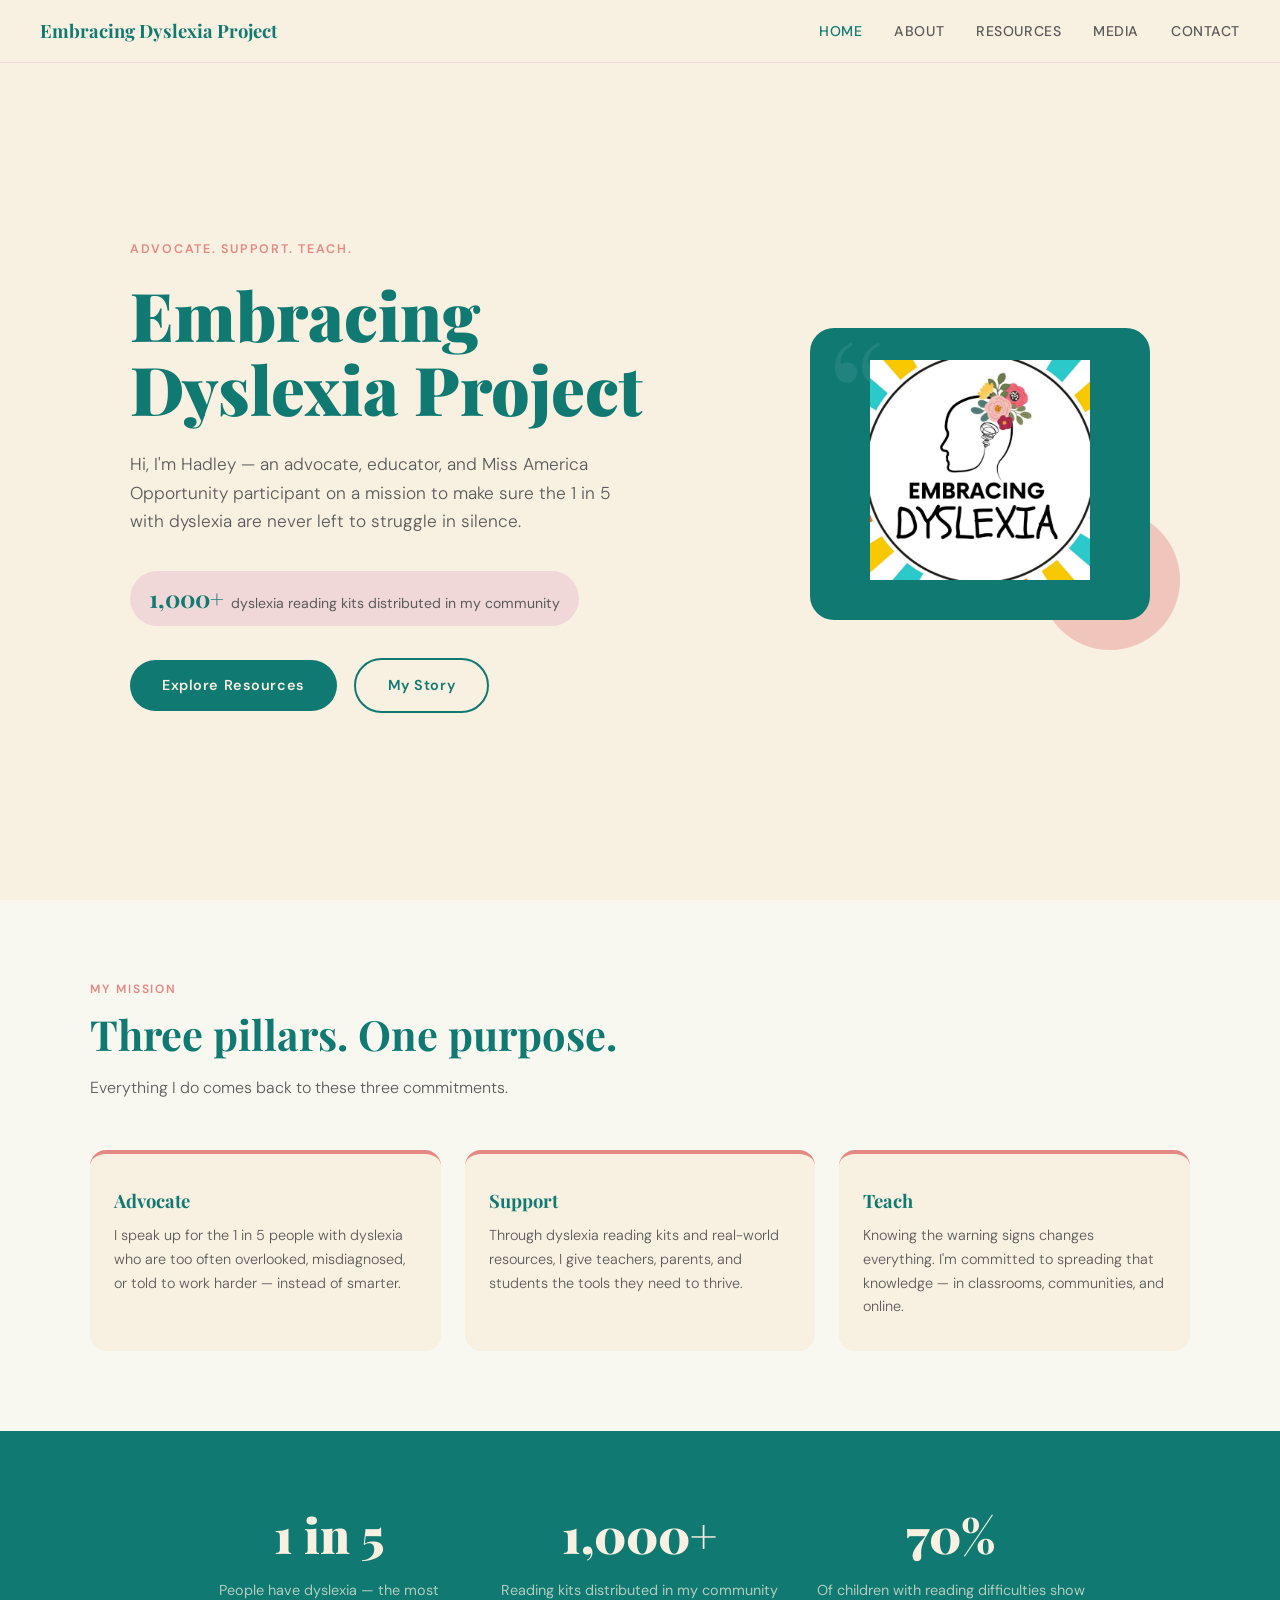
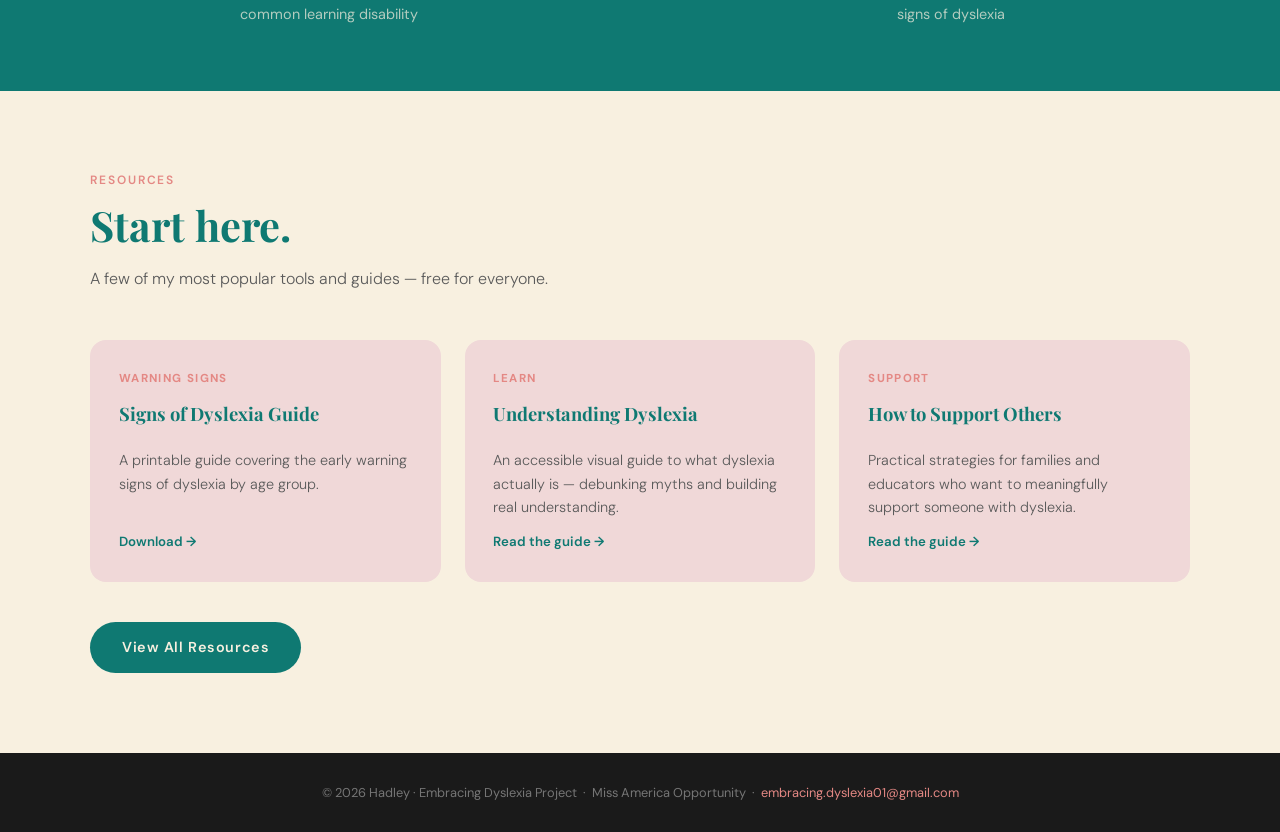
<file: index.html>
<!DOCTYPE html>
<html lang="en">
<head>
  <meta charset="UTF-8" />
  <meta name="viewport" content="width=device-width, initial-scale=1.0" />
  <title>Embracing Dyslexia Project — Hadley</title>
  <link rel="stylesheet" href="css/style.css" />
  <style>
    /* ─── HOME HERO ─── */
    #hero {
      min-height: 100vh;
      display: flex; align-items: center;
      padding: 7rem 2.5rem 4rem;
      max-width: 1100px;
      margin: 0 auto;
      gap: 4rem;
    }
    .hero-text { flex: 1; }
    .eyebrow {
      display: inline-block;
      font-size: 0.78rem;
      font-weight: 600;
      letter-spacing: 0.14em;
      text-transform: uppercase;
      color: var(--rose);
      margin-bottom: 1.2rem;
    }
    .hero-sub {
      font-size: 1.08rem;
      color: var(--muted);
      max-width: 500px;
      margin-bottom: 2.2rem;
      font-weight: 300;
    }
    .hero-stat {
      display: inline-flex; align-items: baseline; gap: 0.4rem;
      background: var(--blush);
      border-radius: 100px;
      padding: 0.5rem 1.2rem;
      margin-bottom: 2rem;
    }
    .hero-stat strong {
      font-family: 'Playfair Display', serif;
      font-size: 1.5rem;
      color: var(--teal);
      font-weight: 700;
    }
    .hero-stat span { font-size: 0.88rem; color: var(--muted); }
    .hero-quote { flex: 0 0 340px; position: relative; }
    .quote-card {
      background: var(--teal);
      color: var(--cream);
      border-radius: 24px;
      padding: 2rem 2rem 2.5rem;
      position: relative;
      overflow: hidden;
      display: flex;
      align-items: center;
      justify-content: center;
    }
    .quote-card::before {
      content: '\201C';
      font-family: 'Playfair Display', serif;
      font-size: 10rem;
      color: rgba(255,255,255,0.08);
      position: absolute;
      top: -1rem; left: 1rem;
      line-height: 1;
    }
    .hero-logo {
      max-width: 220px;
      width: 100%;
      height: auto;
      display: block;
      position: relative;
      z-index: 1;
    }
    .hero-quote::after {
      content: '';
      position: absolute;
      width: 140px; height: 140px;
      background: var(--rose);
      border-radius: 50%;
      bottom: -30px; right: -30px;
      z-index: -1;
      opacity: 0.4;
    }

    /* ─── HOME PREVIEW SECTIONS ─── */
    .pillar-row { display: grid; grid-template-columns: repeat(3,1fr); gap: 1.5rem; }
    .pillar-card {
      background: var(--cream);
      border-radius: 16px;
      padding: 2rem 1.5rem;
      border-top: 4px solid var(--rose);
    }
    .pillar-icon { font-size: 1.8rem; margin-bottom: 0.4rem; }
    .pillar-icon:empty { display: none; margin-bottom: 0; }
    .pillar-card p { font-size: 0.9rem; color: var(--muted); font-weight: 300; }

    .preview-grid { display: grid; grid-template-columns: repeat(auto-fill, minmax(260px,1fr)); gap: 1.5rem; }
    .preview-card {
      background: var(--blush);
      border-radius: 16px;
      padding: 1.8rem;
      display: flex; flex-direction: column; gap: 0.7rem;
    }
    .preview-card .tag {
      font-size: 0.72rem; font-weight: 700;
      letter-spacing: 0.12em; text-transform: uppercase;
      color: var(--rose);
    }
    .preview-card p { font-size: 0.9rem; color: var(--muted); font-weight: 300; flex: 1; }
    .preview-card a { font-size: 0.83rem; font-weight: 600; color: var(--teal); text-decoration: none; }
    .preview-card a:hover { text-decoration: underline; }

    @media (max-width: 800px) {
      #hero { flex-direction: column; gap: 2.5rem; padding-top: 6rem; }
      .hero-quote { flex: none; width: 100%; }
      .pillar-row { grid-template-columns: 1fr; }
    }
  </style>
</head>
<body>

  <nav>
    <a class="nav-logo" href="index.html">Embracing Dyslexia Project</a>
    <ul class="nav-links">
      <li><a href="index.html" class="active">Home</a></li>
      <li><a href="pages/about.html">About</a></li>
      <li><a href="pages/resources.html">Resources</a></li>
      <li><a href="pages/media.html">Media</a></li>
      <li><a href="pages/contact.html">Contact</a></li>
    </ul>
  </nav>

  <!-- HERO -->
  <div id="hero">
    <div class="hero-text">
      <span class="eyebrow">Advocate. Support. Teach.</span>
      <h1>Embracing Dyslexia Project <em> </em></h1>
      <p class="hero-sub">Hi, I'm Hadley — an advocate, educator, and Miss America Opportunity participant on a mission to make sure the 1 in 5 with dyslexia are never left to struggle in silence.</p>
      <div class="hero-stat">
        <strong>1,000+</strong>
        <span>dyslexia reading kits distributed in my community</span>
      </div>
      <br/>
      <a class="btn" href="pages/resources.html">Explore Resources</a>
      <a class="btn btn-ghost" href="pages/about.html">My Story</a>
    </div>
    <div class="hero-quote">
      <div class="quote-card">
        <img class="hero-logo" src="images/embracing dyslexia icon logo.png" alt="Embracing Dyslexia Project logo" />
      </div>
    </div>
  </div>

  <!-- PILLARS -->
  <section style="background: var(--ivory);">
    <div class="container">
      <span class="section-label">My Mission</span>
      <h2>Three pillars. One purpose.</h2>
      <p class="section-intro">Everything I do comes back to these three commitments.</p>
      <div class="pillar-row">
        <div class="pillar-card">
          <div class="pillar-icon"></div>
          <h3>Advocate</h3>
          <p>I speak up for the 1 in 5 people with dyslexia who are too often overlooked, misdiagnosed, or told to work harder — instead of smarter.</p>
        </div>
        <div class="pillar-card">
          <div class="pillar-icon"></div>
          <h3>Support</h3>
          <p>Through dyslexia reading kits and real-world resources, I give teachers, parents, and students the tools they need to thrive.</p>
        </div>
        <div class="pillar-card">
          <div class="pillar-icon"></div>
          <h3>Teach</h3>
          <p>Knowing the warning signs changes everything. I'm committed to spreading that knowledge — in classrooms, communities, and online.</p>
        </div>
      </div>
    </div>
  </section>

  <!-- STATS -->
  <div class="stats-banner">
    <div class="stats-grid">
      <div>
        <span class="stat-num">1 in 5</span>
        <p class="stat-label">People have dyslexia — the most common learning disability</p>
      </div>
      <div>
        <span class="stat-num">1,000+</span>
        <p class="stat-label">Reading kits distributed in my community</p>
      </div>
      <div>
        <span class="stat-num">70%</span>
        <p class="stat-label">Of children with reading difficulties show signs of dyslexia</p>
      </div>
    </div>
  </div>

  <!-- RESOURCE PREVIEW -->
  <section>
    <div class="container">
      <span class="section-label">Resources</span>
      <h2>Start here.</h2>
      <p class="section-intro">A few of my most popular tools and guides — free for everyone.</p>
      <div class="preview-grid">
        <div class="preview-card">
          <span class="tag">Warning Signs</span>
          <h3>Signs of Dyslexia Guide</h3>
          <p>A printable guide covering the early warning signs of dyslexia by age group.</p>
          <a href="https://drive.google.com/file/d/1pKPkSdBBsDubqdAnACrVZSFYDV513KN3/view?usp=sharing" target="_blank">Download →</a>
        </div>
        <div class="preview-card">
          <span class="tag">Learn</span>
          <h3>Understanding Dyslexia</h3>
          <p>An accessible visual guide to what dyslexia actually is — debunking myths and building real understanding.</p>
          <a href="https://understanding-dyslexia.my.canva.site/" target="_blank">Read the guide →</a>
        </div>
        <div class="preview-card">
          <span class="tag">Support</span>
          <h3>How to Support Others</h3>
          <p>Practical strategies for families and educators who want to meaningfully support someone with dyslexia.</p>
          <a href="https://understanding-dyslexia.my.canva.site/how-to-support-others-with-dyslexia" target="_blank">Read the guide →</a>
        </div>
      </div>
      <div style="margin-top: 2.5rem;">
        <a class="btn" href="pages/resources.html">View All Resources</a>
      </div>
    </div>
  </section>

  <footer>
    <p>© 2026 Hadley · Embracing Dyslexia Project &nbsp;·&nbsp; Miss America Opportunity &nbsp;·&nbsp; <a href="mailto:embracing.dyslexia01@gmail.com">embracing.dyslexia01@gmail.com</a></p>
  </footer>

</body>
</html>
</file>
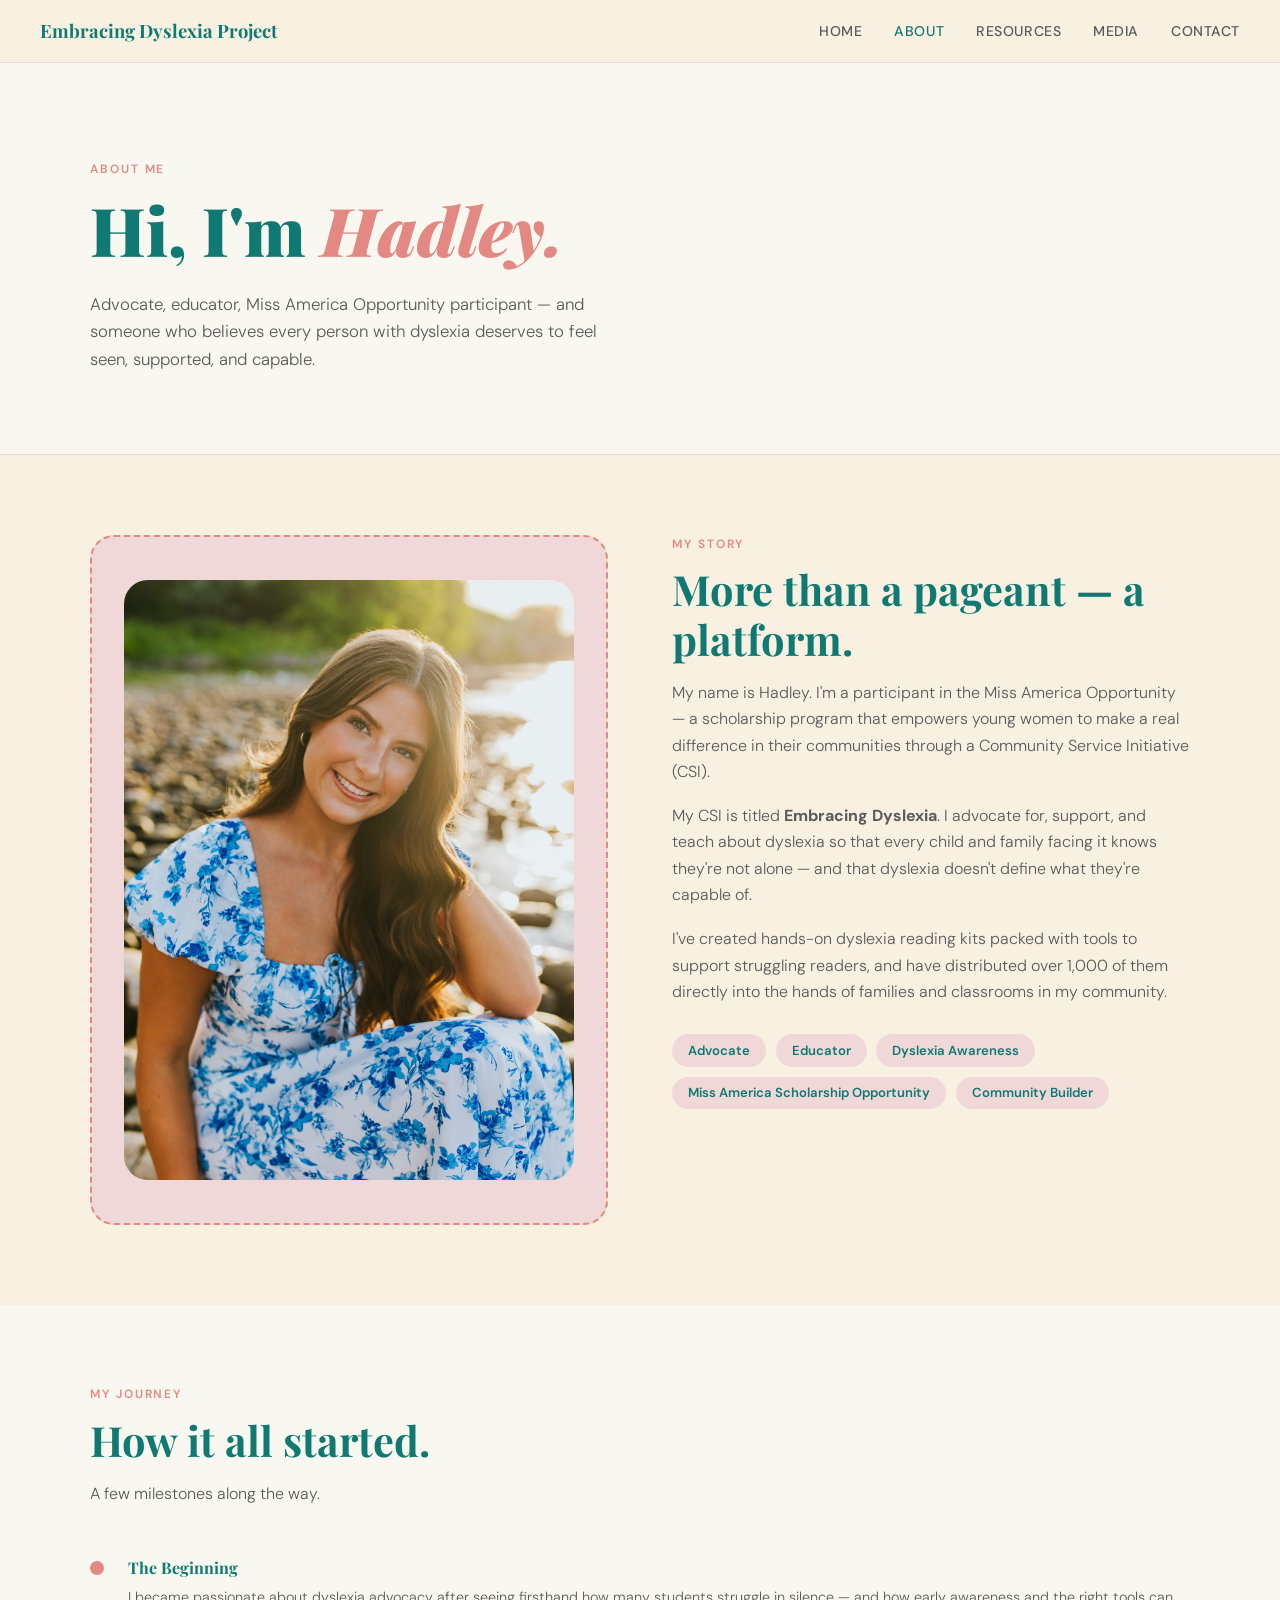
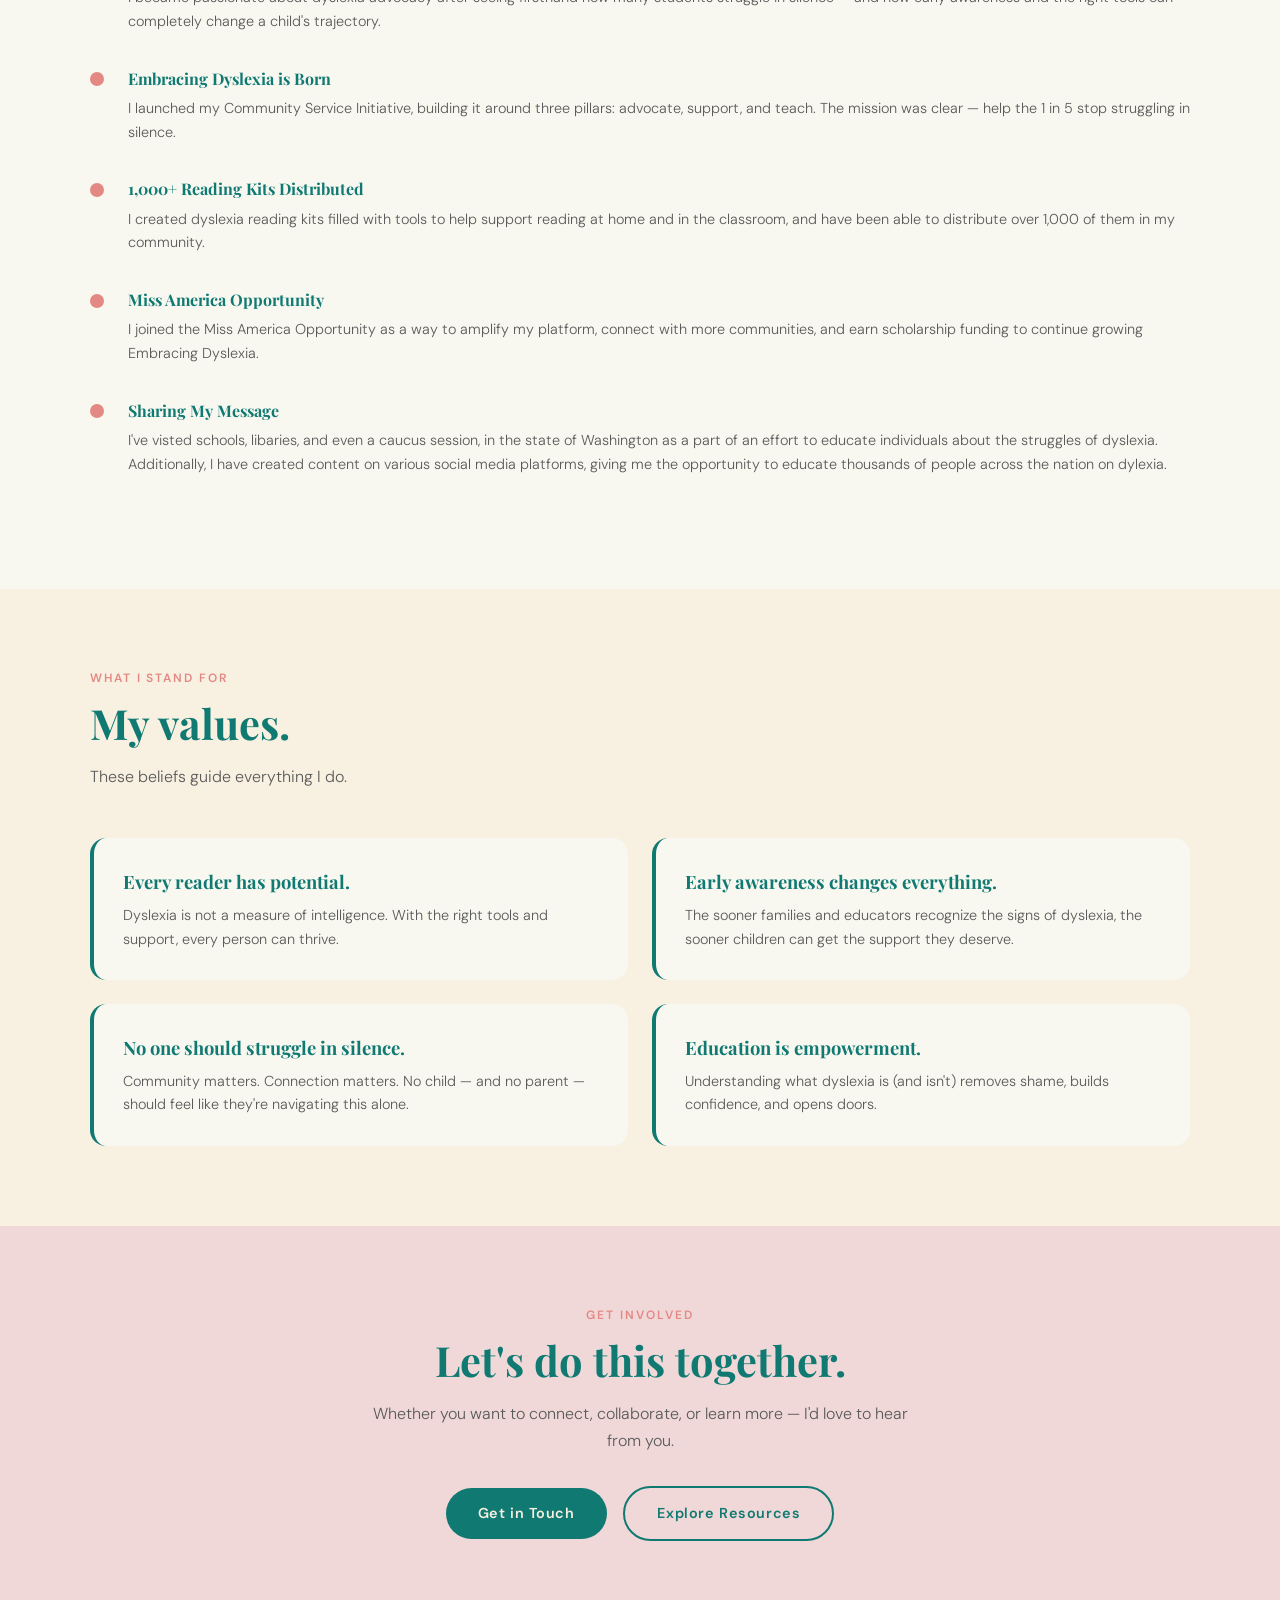
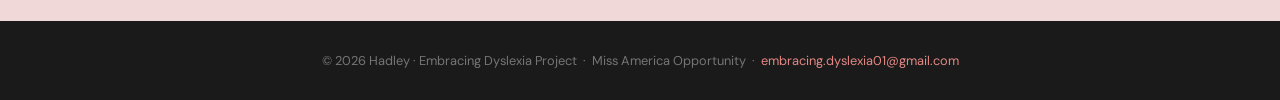
<file: pages/about.html>
<!DOCTYPE html>
<html lang="en">
<head>
  <meta charset="UTF-8" />
  <meta name="viewport" content="width=device-width, initial-scale=1.0" />
  <title>About — Embracing Dyslexia Project</title>
  <link rel="stylesheet" href="../css/style.css" />
  <style>
    .about-grid {
      display: grid;
      grid-template-columns: 1fr 1fr;
      gap: 4rem;
      align-items: start;
    }
    .about-body p {
      color: var(--muted);
      margin-bottom: 1.1rem;
      font-weight: 300;
    }
    .photo-placeholder {
      background: var(--blush);
      border-radius: 24px;
      aspect-ratio: 3/4;
      display: flex;
      align-items: center;
      justify-content: center;
      font-size: 0.88rem;
      color: var(--muted);
      text-align: center;
      padding: 2rem;
      border: 2px dashed var(--rose);
      font-style: italic;
    }
    .about-grid img {
      width: 100%;
      border-radius: 24px;
      object-fit: cover;
      aspect-ratio: 3 / 4;
      display: block;
    }
    .timeline { margin-top: 3rem; }
    .timeline-item {
      display: flex;
      gap: 1.5rem;
      margin-bottom: 2rem;
      align-items: flex-start;
    }
    .timeline-dot {
      width: 14px; height: 14px;
      background: var(--rose);
      border-radius: 50%;
      flex-shrink: 0;
      margin-top: 0.4rem;
    }
    .timeline-item h4 {
      font-family: 'Playfair Display', serif;
      font-size: 1rem;
      color: var(--teal);
      margin-bottom: 0.3rem;
    }
    .timeline-item p { font-size: 0.9rem; color: var(--muted); font-weight: 300; }

    .values-grid { display: grid; grid-template-columns: repeat(2,1fr); gap: 1.5rem; }
    .value-card {
      background: var(--ivory);
      border-radius: 16px;
      padding: 1.8rem;
      border-left: 4px solid var(--teal);
    }
    .value-card h3 { margin-bottom: 0.4rem; }
    .value-card p { font-size: 0.9rem; color: var(--muted); font-weight: 300; }

    @media (max-width: 800px) {
      .about-grid { grid-template-columns: 1fr; }
      .values-grid { grid-template-columns: 1fr; }
    }
  </style>
</head>
<body>

  <nav>
    <a class="nav-logo" href="../index.html">Embracing Dyslexia Project</a>
    <ul class="nav-links">
      <li><a href="../index.html">Home</a></li>
      <li><a href="about.html" class="active">About</a></li>
      <li><a href="resources.html">Resources</a></li>
      <li><a href="media.html">Media</a></li>
      <li><a href="contact.html">Contact</a></li>
    </ul>
  </nav>

  <div class="page-hero">
    <div class="container">
      <span class="section-label">About Me</span>
      <h1>Hi, I'm <em>Hadley.</em></h1>
      <p>Advocate, educator, Miss America Opportunity participant — and someone who believes every person with dyslexia deserves to feel seen, supported, and capable.</p>
    </div>
  </div>

  <!-- STORY -->
  <section>
    <div class="container">
      <div class="about-grid">
        <div class="photo-placeholder">
          <img src="../images/hads blue dress.JPG" alt="Hadley in blue dress">
        </div>
        <div class="about-body">
          <span class="section-label">My Story</span>
          <h2>More than a pageant — a platform.</h2>
          <p>My name is Hadley. I'm a participant in the Miss America Opportunity — a scholarship program that empowers young women to make a real difference in their communities through a Community Service Initiative (CSI).</p>
          <p>My CSI is titled <strong>Embracing Dyslexia</strong>. I advocate for, support, and teach about dyslexia so that every child and family facing it knows they're not alone — and that dyslexia doesn't define what they're capable of.</p>
          <p>I've created hands-on dyslexia reading kits packed with tools to support struggling readers, and have distributed over 1,000 of them directly into the hands of families and classrooms in my community.</p>
          <div class="pill-row">
            <span class="pill">Advocate</span>
            <span class="pill">Educator</span>
            <span class="pill">Dyslexia Awareness</span>
            <span class="pill">Miss America Scholarship Opportunity</span>
            <span class="pill">Community Builder</span>
          </div>
        </div>
      </div>
    </div>
  </section>

  <!-- JOURNEY -->
  <section style="background: var(--ivory);">
    <div class="container">
      <span class="section-label">My Journey</span>
      <h2>How it all started.</h2>
      <p class="section-intro">A few milestones along the way.</p>
      <div class="timeline">
        <div class="timeline-item">
          <div class="timeline-dot"></div>
          <div>
            <h4>The Beginning</h4>
            <p>I became passionate about dyslexia advocacy after seeing firsthand how many students struggle in silence — and how early awareness and the right tools can completely change a child's trajectory.</p>
          </div>
        </div>
        <div class="timeline-item">
          <div class="timeline-dot"></div>
          <div>
            <h4>Embracing Dyslexia is Born</h4>
            <p>I launched my Community Service Initiative, building it around three pillars: advocate, support, and teach. The mission was clear — help the 1 in 5 stop struggling in silence.</p>
          </div>
        </div>
        <div class="timeline-item">
          <div class="timeline-dot"></div>
          <div>
            <h4>1,000+ Reading Kits Distributed</h4>
            <p>I created dyslexia reading kits filled with tools to help support reading at home and in the classroom, and have been able to distribute over 1,000 of them in my community.</p>
          </div>
        </div>
        <div class="timeline-item">
          <div class="timeline-dot"></div>
          <div>
            <h4>Miss America Opportunity</h4>
            <p>I joined the Miss America Opportunity as a way to amplify my platform, connect with more communities, and earn scholarship funding to continue growing Embracing Dyslexia.</p>
          </div>
      </div>
        <div class="timeline-item">
          <div class="timeline-dot"></div>
          <div>
            <h4>Sharing My Message</h4>
            <p>I've visted schools, libaries, and even a caucus session, in the state of Washington as a part of an effort to educate individuals about the struggles of dyslexia. Additionally, I have created content on various social media platforms, giving me the opportunity to educate thousands of people across the nation on dylexia. </p>
          </div>      
      </div>
    </div>
  </section>

  <!-- VALUES -->
  <section>
    <div class="container">
      <span class="section-label">What I Stand For</span>
      <h2>My values.</h2>
      <p class="section-intro">These beliefs guide everything I do.</p>
      <div class="values-grid">
        <div class="value-card">
          <h3>Every reader has potential.</h3>
          <p>Dyslexia is not a measure of intelligence. With the right tools and support, every person can thrive.</p>
        </div>
        <div class="value-card">
          <h3>Early awareness changes everything.</h3>
          <p>The sooner families and educators recognize the signs of dyslexia, the sooner children can get the support they deserve.</p>
        </div>
        <div class="value-card">
          <h3>No one should struggle in silence.</h3>
          <p>Community matters. Connection matters. No child — and no parent — should feel like they're navigating this alone.</p>
        </div>
        <div class="value-card">
          <h3>Education is empowerment.</h3>
          <p>Understanding what dyslexia is (and isn't) removes shame, builds confidence, and opens doors.</p>
        </div>
      </div>
    </div>
  </section>

  <!-- CTA -->
  <section style="background: var(--blush); text-align: center;">
    <div class="container">
      <span class="section-label">Get Involved</span>
      <h2>Let's do this together.</h2>
      <p class="section-intro" style="margin: 0 auto 2rem;">Whether you want to connect, collaborate, or learn more — I'd love to hear from you.</p>
      <a class="btn" href="contact.html">Get in Touch</a>
      <a class="btn btn-ghost" href="resources.html">Explore Resources</a>
    </div>
  </section>

  <footer>
    <p>© 2026 Hadley · Embracing Dyslexia Project &nbsp;·&nbsp; Miss America Opportunity &nbsp;·&nbsp; <a href="mailto:embracing.dyslexia01@gmail.com">embracing.dyslexia01@gmail.com</a></p>
  </footer>

</body>
</html>
</file>
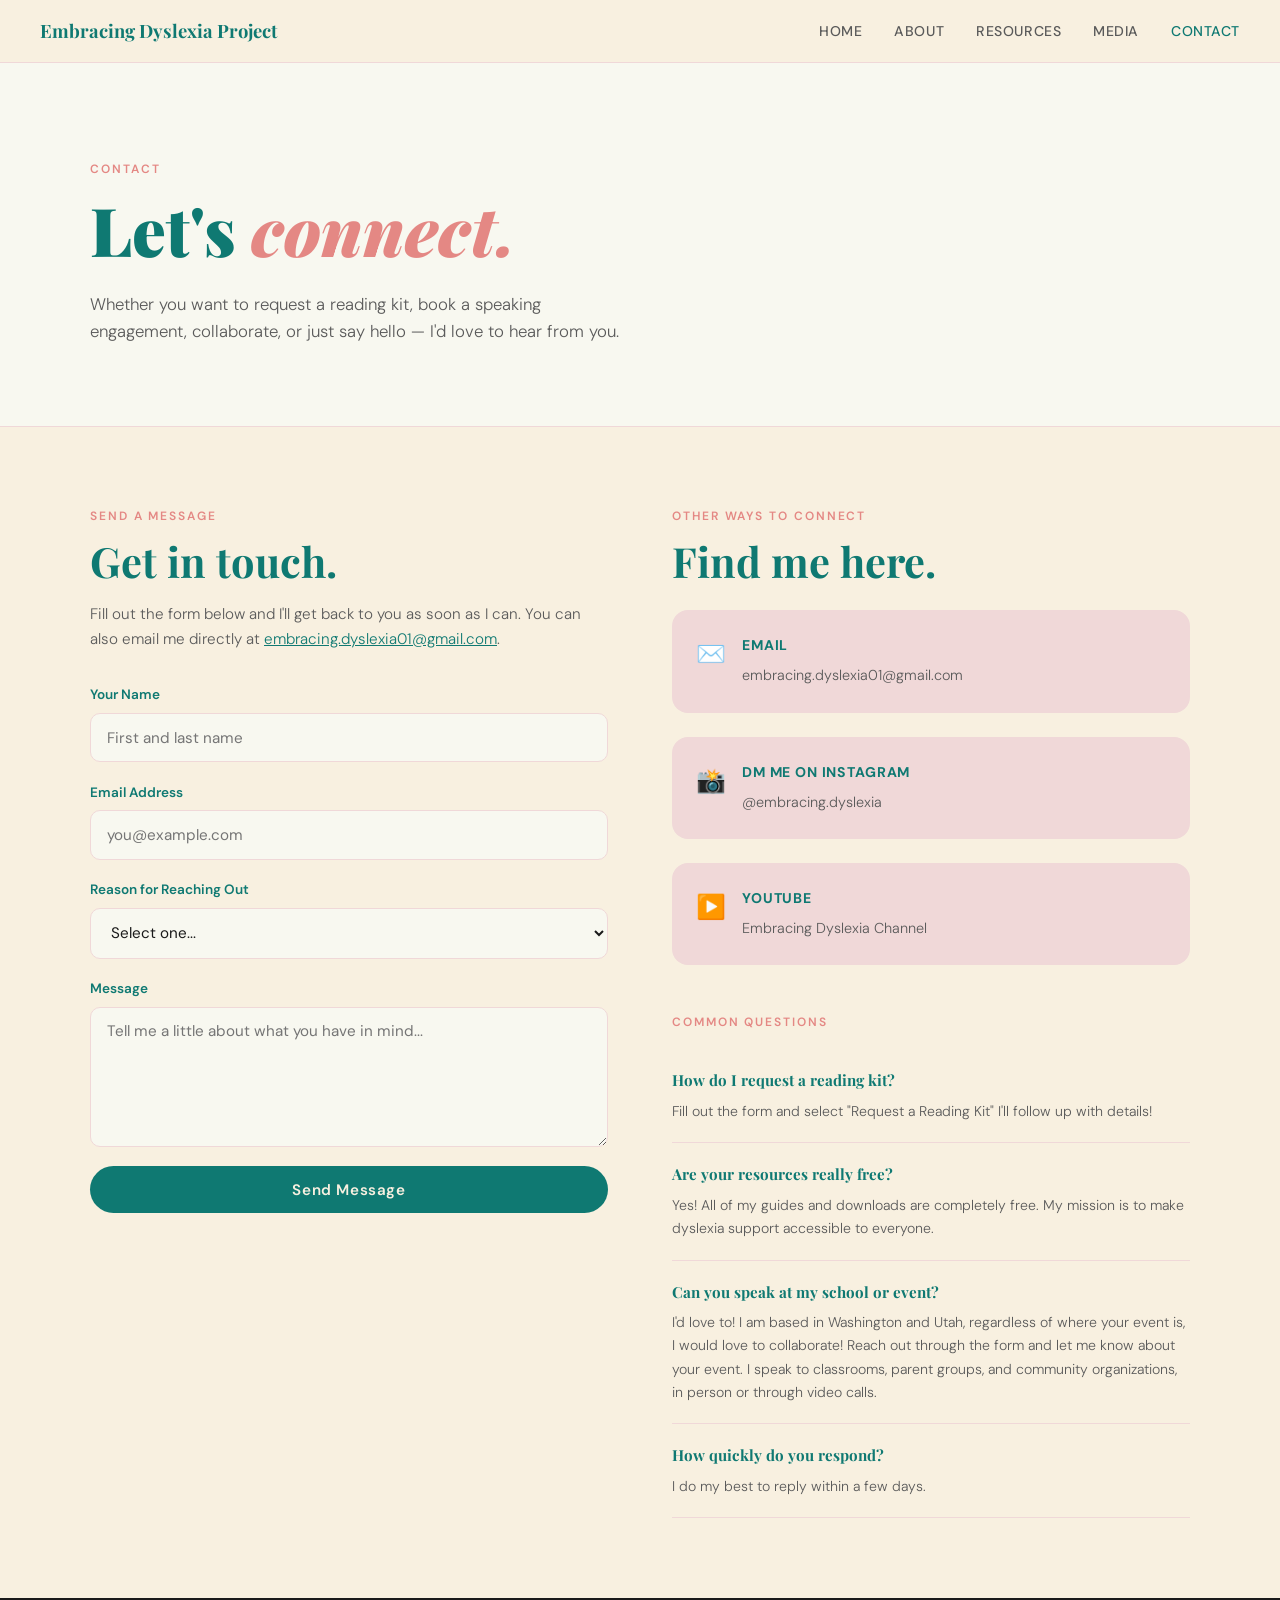
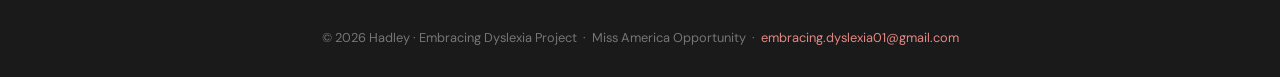
<file: pages/contact.html>
<!DOCTYPE html>
<html lang="en">
<head>
  <meta charset="UTF-8" />
  <meta name="viewport" content="width=device-width, initial-scale=1.0" />
  <title>Contact — Embracing Dyslexia Project</title>
  <link rel="stylesheet" href="../css/style.css" />
  <style>
    .contact-grid {
      display: grid;
      grid-template-columns: 1fr 1fr;
      gap: 4rem;
      align-items: start;
    }
    .contact-form { display: flex; flex-direction: column; gap: 1.2rem; }
    .form-group { display: flex; flex-direction: column; gap: 0.4rem; }
    label { font-size: 0.85rem; font-weight: 600; color: var(--teal); }
    input, textarea, select {
      padding: 0.85rem 1rem;
      border: 1.5px solid var(--blush);
      border-radius: 10px;
      background: var(--ivory);
      font-family: 'DM Sans', sans-serif;
      font-size: 0.95rem;
      color: var(--ink);
      transition: border-color 0.2s;
      outline: none;
    }
    input:focus, textarea:focus, select:focus { border-color: var(--teal); }
    textarea { resize: vertical; min-height: 140px; }
    .form-submit .btn { width: 100%; text-align: center; cursor: pointer; border: none; font-family: 'DM Sans', sans-serif; font-size: 0.95rem; }

    .contact-info { display: flex; flex-direction: column; gap: 1.5rem; }
    .info-card {
      background: var(--blush);
      border-radius: 16px;
      padding: 1.5rem;
      display: flex;
      gap: 1rem;
      align-items: flex-start;
    }
    .info-icon { font-size: 1.5rem; flex-shrink: 0; }
    .info-card h4 { font-size: 0.88rem; font-weight: 700; color: var(--teal); margin-bottom: 0.3rem; text-transform: uppercase; letter-spacing: 0.06em; }
    .info-card p, .info-card a { font-size: 0.9rem; color: var(--muted); font-weight: 300; text-decoration: none; }
    .info-card a:hover { color: var(--teal); }

    .faq { margin-top: 1rem; }
    .faq-item { border-bottom: 1px solid var(--blush); padding: 1.2rem 0; }
    .faq-item h4 { font-size: 0.95rem; color: var(--teal); font-family: 'Playfair Display', serif; margin-bottom: 0.4rem; }
    .faq-item p { font-size: 0.88rem; color: var(--muted); font-weight: 300; }

    .success-msg {
      display: none;
      background: var(--ivory);
      border: 1.5px solid var(--teal);
      border-radius: 12px;
      padding: 1.2rem 1.5rem;
      color: var(--teal);
      font-size: 0.95rem;
      text-align: center;
    }

    @media (max-width: 800px) {
      .contact-grid { grid-template-columns: 1fr; gap: 3rem; }
    }
  </style>
</head>
<body>

  <nav>
    <a class="nav-logo" href="../index.html">Embracing Dyslexia Project</a>
    <ul class="nav-links">
      <li><a href="../index.html">Home</a></li>
      <li><a href="about.html">About</a></li>
      <li><a href="resources.html">Resources</a></li>
      <li><a href="media.html">Media</a></li>
      <li><a href="contact.html" class="active">Contact</a></li>
    </ul>
  </nav>

  <div class="page-hero">
    <div class="container">
      <span class="section-label">Contact</span>
      <h1>Let's <em>connect.</em></h1>
      <p>Whether you want to request a reading kit, book a speaking engagement, collaborate, or just say hello — I'd love to hear from you.</p>
    </div>
  </div>

  <section>
    <div class="container">
      <div class="contact-grid">

        <!-- FORM -->
        <div>
          <span class="section-label">Send a Message</span>
          <h2>Get in touch.</h2>
          <p style="color: var(--muted); font-weight: 300; margin-bottom: 2rem; font-size: 0.95rem;">Fill out the form below and I'll get back to you as soon as I can. You can also email me directly at <a href="mailto:embracing.dyslexia01@gmail.com" style="color: var(--teal);">embracing.dyslexia01@gmail.com</a>.</p>

          <div class="contact-form">
            <div class="form-group">
              <label for="name">Your Name</label>
              <input type="text" id="name" placeholder="First and last name" />
            </div>
            <div class="form-group">
              <label for="email">Email Address</label>
              <input type="email" id="email" placeholder="you@example.com" />
            </div>
            <div class="form-group">
              <label for="reason">Reason for Reaching Out</label>
              <select id="reason">
                <option value="">Select one...</option>
                <option>Request a Reading Kit</option>
                <option>Speaking Engagement</option>
                <option>Collaboration or Partnership</option>
                <option>Media / Press Inquiry</option>
                <option>General Question</option>
                <option>Just saying hi!</option>
              </select>
            </div>
            <div class="form-group">
              <label for="message">Message</label>
              <textarea id="message" placeholder="Tell me a little about what you have in mind..."></textarea>
            </div>
            <div class="form-submit">
              <button class="btn" onclick="handleSubmit()">Send Message</button>
            </div>
            <div class="success-msg" id="successMsg">
              ✅ Thank you for reaching out! I'll be in touch soon.
            </div>
          </div>
        </div>

        <!-- INFO + FAQ -->
        <div>
          <span class="section-label">Other Ways to Connect</span>
          <h2>Find me here.</h2>
          <div class="contact-info" style="margin-top: 1.5rem; margin-bottom: 3rem;">
            <div class="info-card">
              <div class="info-icon">✉️</div>
              <div>
                <h4>Email</h4>
                <a href="mailto:embracing.dyslexia01@gmail.com">embracing.dyslexia01@gmail.com</a>
              </div>
            </div>
            <div class="info-card">
              <div class="info-icon">📸</div>
              <div>
                <h4>DM me on Instagram</h4>
                <a href="https://instagram.com/embracing.dyslexia" target="_blank">@embracing.dyslexia</a>
              </div>
            </div>
            <div class="info-card">
              <div class="info-icon">▶️</div>
              <div>
                <h4>YouTube</h4>
                <a href="https://www.youtube.com/channel/UCCdyasAPVzFI2F5M3LvDJuw?sub_confirmation=1" target="_blank">Embracing Dyslexia Channel</a>
              </div>
            </div>
          </div>

          <span class="section-label">Common Questions</span>
          <div class="faq">
            <div class="faq-item">
              <h4>How do I request a reading kit?</h4>
              <p>Fill out the form and select "Request a Reading Kit" I'll follow up with details! </p>
            </div>
            <div class="faq-item">
              <h4>Are your resources really free?</h4>
              <p>Yes! All of my guides and downloads are completely free. My mission is to make dyslexia support accessible to everyone.</p>
            </div>
            <div class="faq-item">
              <h4>Can you speak at my school or event?</h4>
              <p>I'd love to! I am based in Washington and Utah, regardless of where your event is, I would love to collaborate! Reach out through the form and let me know about your event. I speak to classrooms, parent groups, and community organizations, in person or through video calls.</p>
            </div>
            <div class="faq-item">
              <h4>How quickly do you respond?</h4>
              <p>I do my best to reply within a few days.</p>
            </div>
          </div>
        </div>

      </div>
    </div>
  </section>

  <footer>
    <p>© 2026 Hadley · Embracing Dyslexia Project &nbsp;·&nbsp; Miss America Opportunity &nbsp;·&nbsp; <a href="mailto:embracing.dyslexia01@gmail.com">embracing.dyslexia01@gmail.com</a></p>
  </footer>

  <script>
    function handleSubmit() {
      const name = document.getElementById('name').value.trim();
      const email = document.getElementById('email').value.trim();
      const message = document.getElementById('message').value.trim();
      if (!name || !email || !message) {
        alert('Please fill out your name, email, and message before sending.');
        return;
      }
      // Opens email client as a fallback since this is a static site
      const subject = encodeURIComponent('Message from Embracing Dyslexia Project website');
      const body = encodeURIComponent(`Name: ${name}\nEmail: ${email}\n\n${message}`);
      window.location.href = `mailto:embracing.dyslexia01@gmail.com?subject=${subject}&body=${body}`;
      document.getElementById('successMsg').style.display = 'block';
    }
  </script>

</body>
</html>
</file>
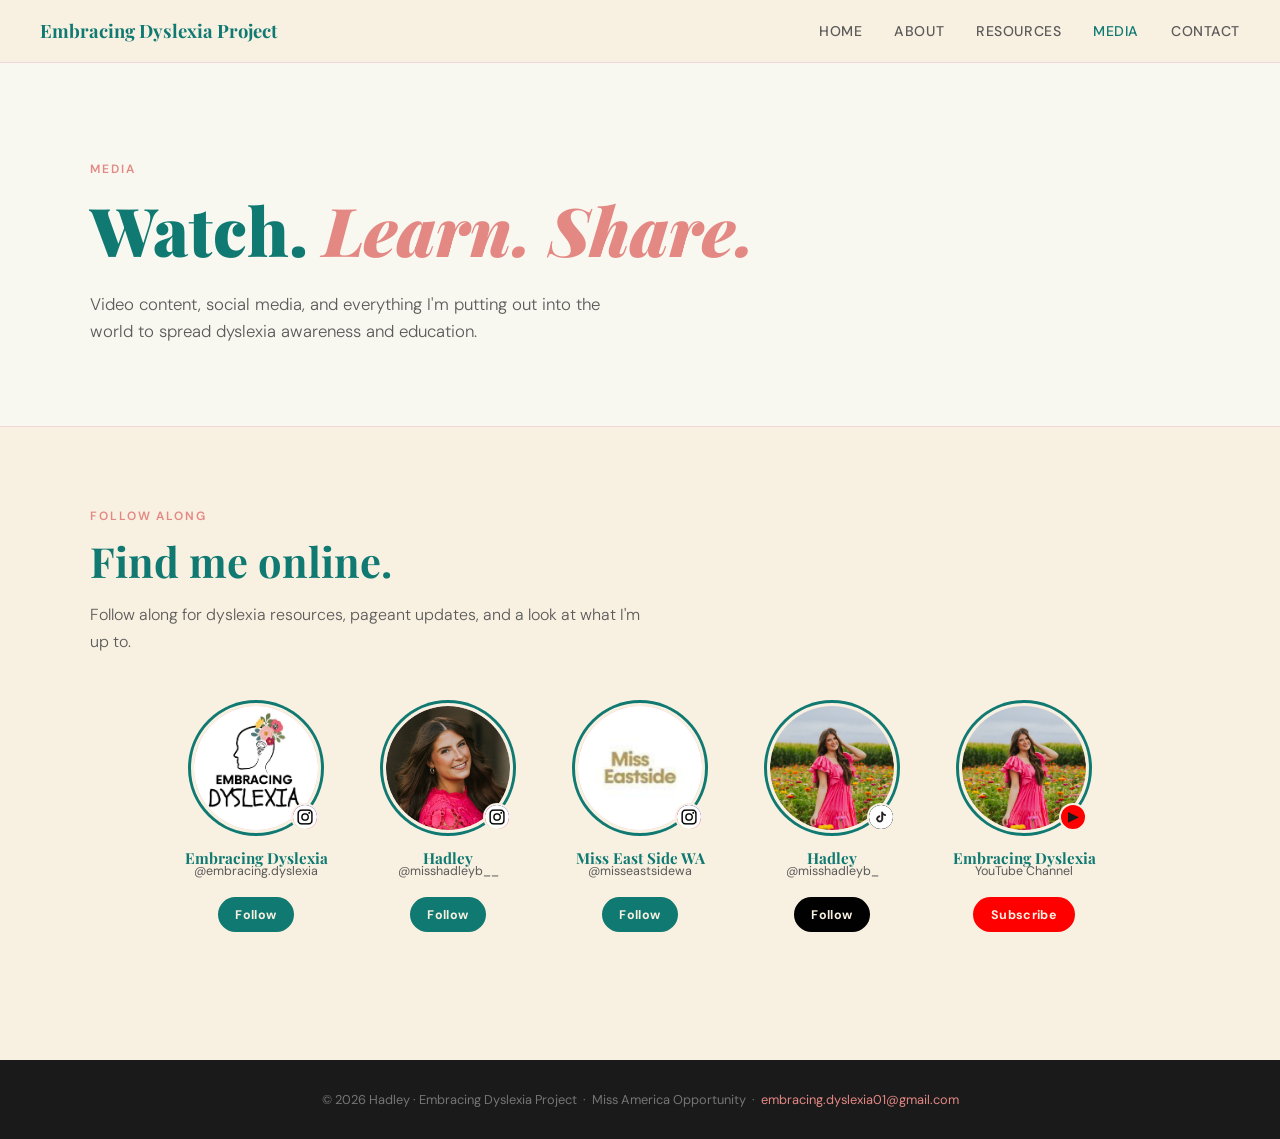
<file: pages/media.html>
<!DOCTYPE html>
<html lang="en">
<head>
  <meta charset="UTF-8" />
  <meta name="viewport" content="width=device-width, initial-scale=1.0" />
  <title>Media — Embracing Dyslexia Project</title>
  <link rel="stylesheet" href="../css/style.css" />
  <style>
    /* ─── VIDEO ─── */
    .video-feature { max-width: 760px; }
    .video-wrap {
      position: relative;
      padding-bottom: 56.25%;
      border-radius: 20px;
      overflow: hidden;
      box-shadow: 0 12px 40px rgba(15,121,114,0.15);
      margin-bottom: 1.5rem;
    }
    .video-wrap iframe { position: absolute; inset: 0; width: 100%; height: 100%; border: 0; }
    .video-label { font-size: 0.78rem; font-weight: 600; letter-spacing: 0.12em; text-transform: uppercase; color: var(--rose); margin-bottom: 0.4rem; }
    .video-title { font-family: 'Playfair Display', serif; font-size: 1.2rem; color: var(--teal); margin-bottom: 0.4rem; }
    .video-desc { font-size: 0.9rem; color: var(--muted); font-weight: 300; }

    /* ─── PROFILE CARDS ─── */
    .profiles-row {
      display: flex;
      flex-wrap: wrap;
      gap: 2rem;
      justify-content: center;
      margin-top: 1rem;
    }

    .profile-card {
      display: flex;
      flex-direction: column;
      align-items: center;
      gap: 1rem;
      width: 160px;
      text-align: center;
    }

    .avatar-wrap {
      position: relative;
      width: 130px;
      height: 130px;
    }

    .avatar-circle {
      width: 130px;
      height: 130px;
      border-radius: 50%;
      background: var(--blush);
      display: flex;
      align-items: center;
      justify-content: center;
      font-size: 3rem;
      border: 3px solid var(--cream);
      box-shadow: 0 0 0 3px var(--teal);
      overflow: hidden;
    }

    .avatar-circle img {
      width: 100%;
      height: 100%;
      object-fit: cover;
      object-position: top center;
      border-radius: 50%;
    }

    .platform-badge img {
      width: 100%;
      height: 100%;
      object-fit: cover;
      display: block;
      border-radius: 50%;
    }

    /* Platform icon badge */
    .platform-badge {
      position: absolute;
      bottom: 2px;
      right: 2px;
      width: 28px;
      height: 28px;
      border-radius: 50%;
      display: flex;
      align-items: center;
      justify-content: center;
      border: 2px solid var(--cream);
      font-size: 0.85rem;
      background: white;
      overflow: hidden;
    }
    .badge-ig   { background: radial-gradient(circle at 30% 107%, #fdf497 0%, #fdf497 5%, #fd5949 45%,#d6249f 60%,#285AEB 90%); }
    .badge-yt   { background: #FF0000; }
    .badge-tt   { background: #010101; }

    .profile-name {
      font-family: 'Playfair Display', serif;
      font-size: 0.95rem;
      color: var(--teal);
      font-weight: 700;
      line-height: 1.2;
    }

    .profile-handle {
      font-size: 0.78rem;
      color: var(--muted);
      margin-top: -0.4rem;
    }

    .profile-link {
      display: inline-flex;
      align-items: center;
      gap: 0.4rem;
      background: var(--teal);
      color: var(--cream);
      font-size: 0.78rem;
      font-weight: 700;
      padding: 0.45rem 1.1rem;
      border-radius: 100px;
      text-decoration: none;
      transition: background 0.2s, transform 0.15s;
      letter-spacing: 0.03em;
    }
    .profile-link:hover { background: var(--teal-dk); transform: translateY(-1px); }
    .profile-link.tiktok { background: #010101; }
    .profile-link.tiktok:hover { background: #333; }
    .profile-link.youtube { background: #FF0000; }
    .profile-link.youtube:hover { background: #cc0000; }

    /* divider between sections */
    .section-divider {
      border: none;
      border-top: 1.5px solid var(--blush);
      margin: 3.5rem 0;
    }

    @media (max-width: 600px) {
      .profiles-row { gap: 1.5rem; }
      .profile-card { width: 130px; }
      .avatar-circle { width: 90px; height: 90px; font-size: 2.2rem; }
      .avatar-wrap { width: 90px; height: 90px; }
    }
  </style>
</head>
<body>

  <nav>
    <a class="nav-logo" href="../index.html">Embracing Dyslexia Project</a>
    <ul class="nav-links">
      <li><a href="../index.html">Home</a></li>
      <li><a href="about.html">About</a></li>
      <li><a href="resources.html">Resources</a></li>
      <li><a href="media.html" class="active">Media</a></li>
      <li><a href="contact.html">Contact</a></li>
    </ul>
  </nav>

  <div class="page-hero">
    <div class="container">
      <span class="section-label">Media</span>
      <h1>Watch. <em>Learn. Share.</em></h1>
      <p>Video content, social media, and everything I'm putting out into the world to spread dyslexia awareness and education.</p>
    </div>
  </div>

  <!-- FOLLOW ME -->
  <section>
    <div class="container">
      <span class="section-label">Follow Along</span>
      <h2>Find me online.</h2>
      <p class="section-intro">Follow along for dyslexia resources, pageant updates, and a look at what I'm up to.</p>

      <div class="profiles-row">

        <!-- Embracing Dyslexia IG -->
        <div class="profile-card">
          <div class="avatar-wrap">
            <div class="avatar-circle">
              <img src="../images/embracing dyslexia icon logo.png" alt="Embracing Dyslexia logo">
            </div>
            <span class="platform-badge badge-ig"><img src="../images/insta logo.png" alt="Instagram logo"></span>
          </div>
          <div>
            <div class="profile-name">Embracing Dyslexia</div>
            <div class="profile-handle">@embracing.dyslexia</div>
          </div>
          <a class="profile-link" href="https://www.instagram.com/embracing.dyslexia/" target="_blank">Follow</a>
        </div>

        <!-- Miss Hadley IG -->
         <div class="profile-card">
          <div class="avatar-wrap">
            <div class="avatar-circle">
              <img src="../images/insta missh profile .JPG" alt="Hadley Instagram avatar">
            </div>
            <span class="platform-badge badge-ig"><img src="../images/insta logo.png" alt="Instagram logo"></span>
          </div>
          <div>
            <div class="profile-name">Hadley</div>
            <div class="profile-handle">@misshadleyb__</div>
          </div>
          <a class="profile-link" href="https://www.instagram.com/misshadleyb__/" target="_blank">Follow</a>
        </div>

        <!-- Miss East Side WA IG -->
        <div class="profile-card">
          <div class="avatar-wrap">
            <div class="avatar-circle">
              <img src="../images/miss eastside icon logo.png" alt="Miss East Side WA logo">
            </div>
            <span class="platform-badge badge-ig"><img src="../images/insta logo.png" alt="Instagram logo"></span>
          </div>
          <div>
            <div class="profile-name">Miss East Side WA</div>
            <div class="profile-handle">@misseastsidewa</div>
          </div>
          <a class="profile-link" href="https://www.instagram.com/misseastsidewa/" target="_blank">Follow</a>
        </div>


        <!-- TikTok -->
        <div class="profile-card">
          <div class="avatar-wrap">
            <div class="avatar-circle">
              <img src="../images/profile facebook icon logo.png" alt="Facebook icon logo">
            </div>
            <span class="platform-badge badge-tt"><img src="../images/tiktok logo.png" alt="TikTok logo"></span>
          </div>
          <div>
            <div class="profile-name">Hadley</div>
            <div class="profile-handle">@misshadleyb_</div>
          </div>
          <a class="profile-link tiktok" href="https://www.tiktok.com/@misshadleyb_" target="_blank">Follow</a>
        </div>

        <!-- YouTube -->
        <div class="profile-card">
          <div class="avatar-wrap">
            <div class="avatar-circle">
              <img src="../images/profile facebook icon logo.png" alt="Facebook icon logo">
            </div>
            <span class="platform-badge badge-yt">▶</span>
          </div>
          <div>
            <div class="profile-name">Embracing Dyslexia</div>
            <div class="profile-handle">YouTube Channel</div>
          </div>
          <a class="profile-link youtube" href="https://www.youtube.com/channel/UCCdyasAPVzFI2F5M3LvDJuw?sub_confirmation=1" target="_blank">Subscribe</a>
        </div>

      </div>

      <p style="margin-top: 3rem; font-size: 0.82rem; color: var(--muted); text-align: center; font-style: italic;">

      </p>

    </div>
  </section>




  <footer>
    <p>© 2026 Hadley · Embracing Dyslexia Project &nbsp;·&nbsp; Miss America Opportunity &nbsp;·&nbsp; <a href="mailto:embracing.dyslexia01@gmail.com">embracing.dyslexia01@gmail.com</a></p>
  </footer>

</body>
</html>
</file>
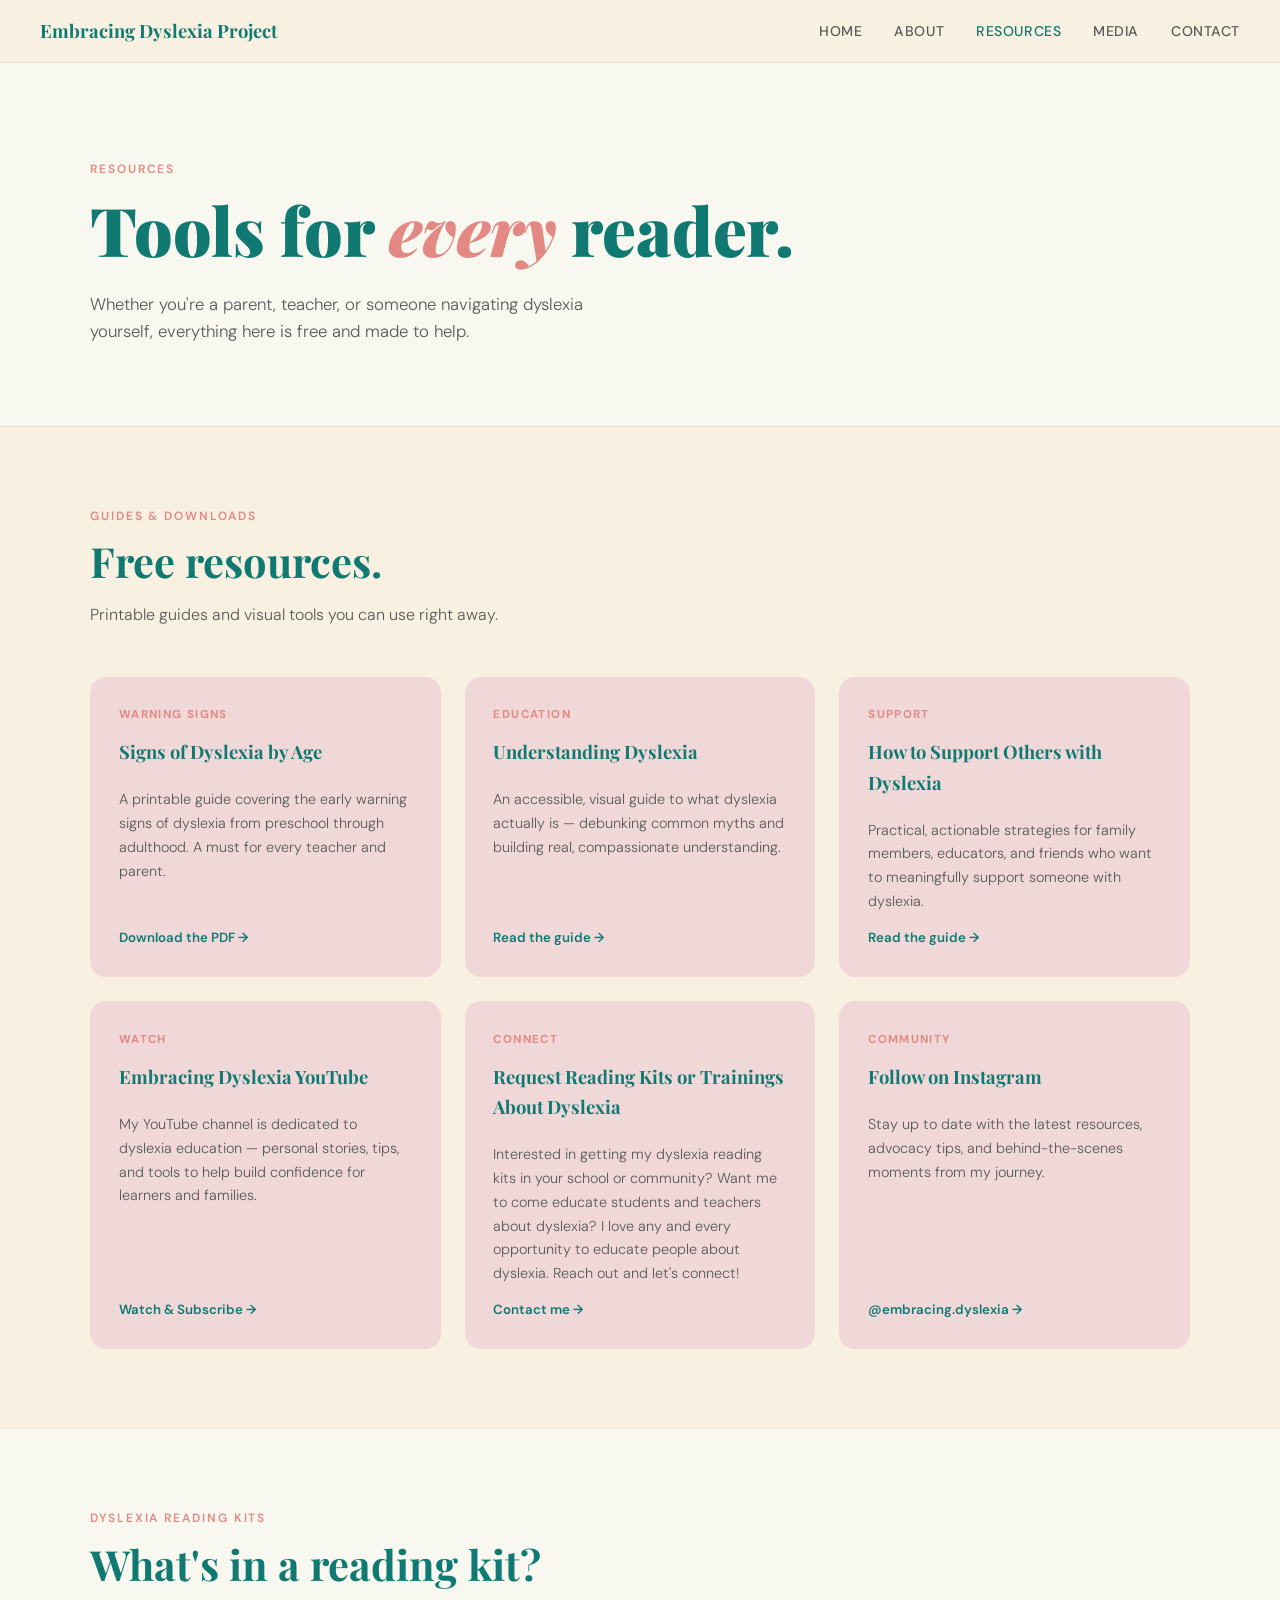
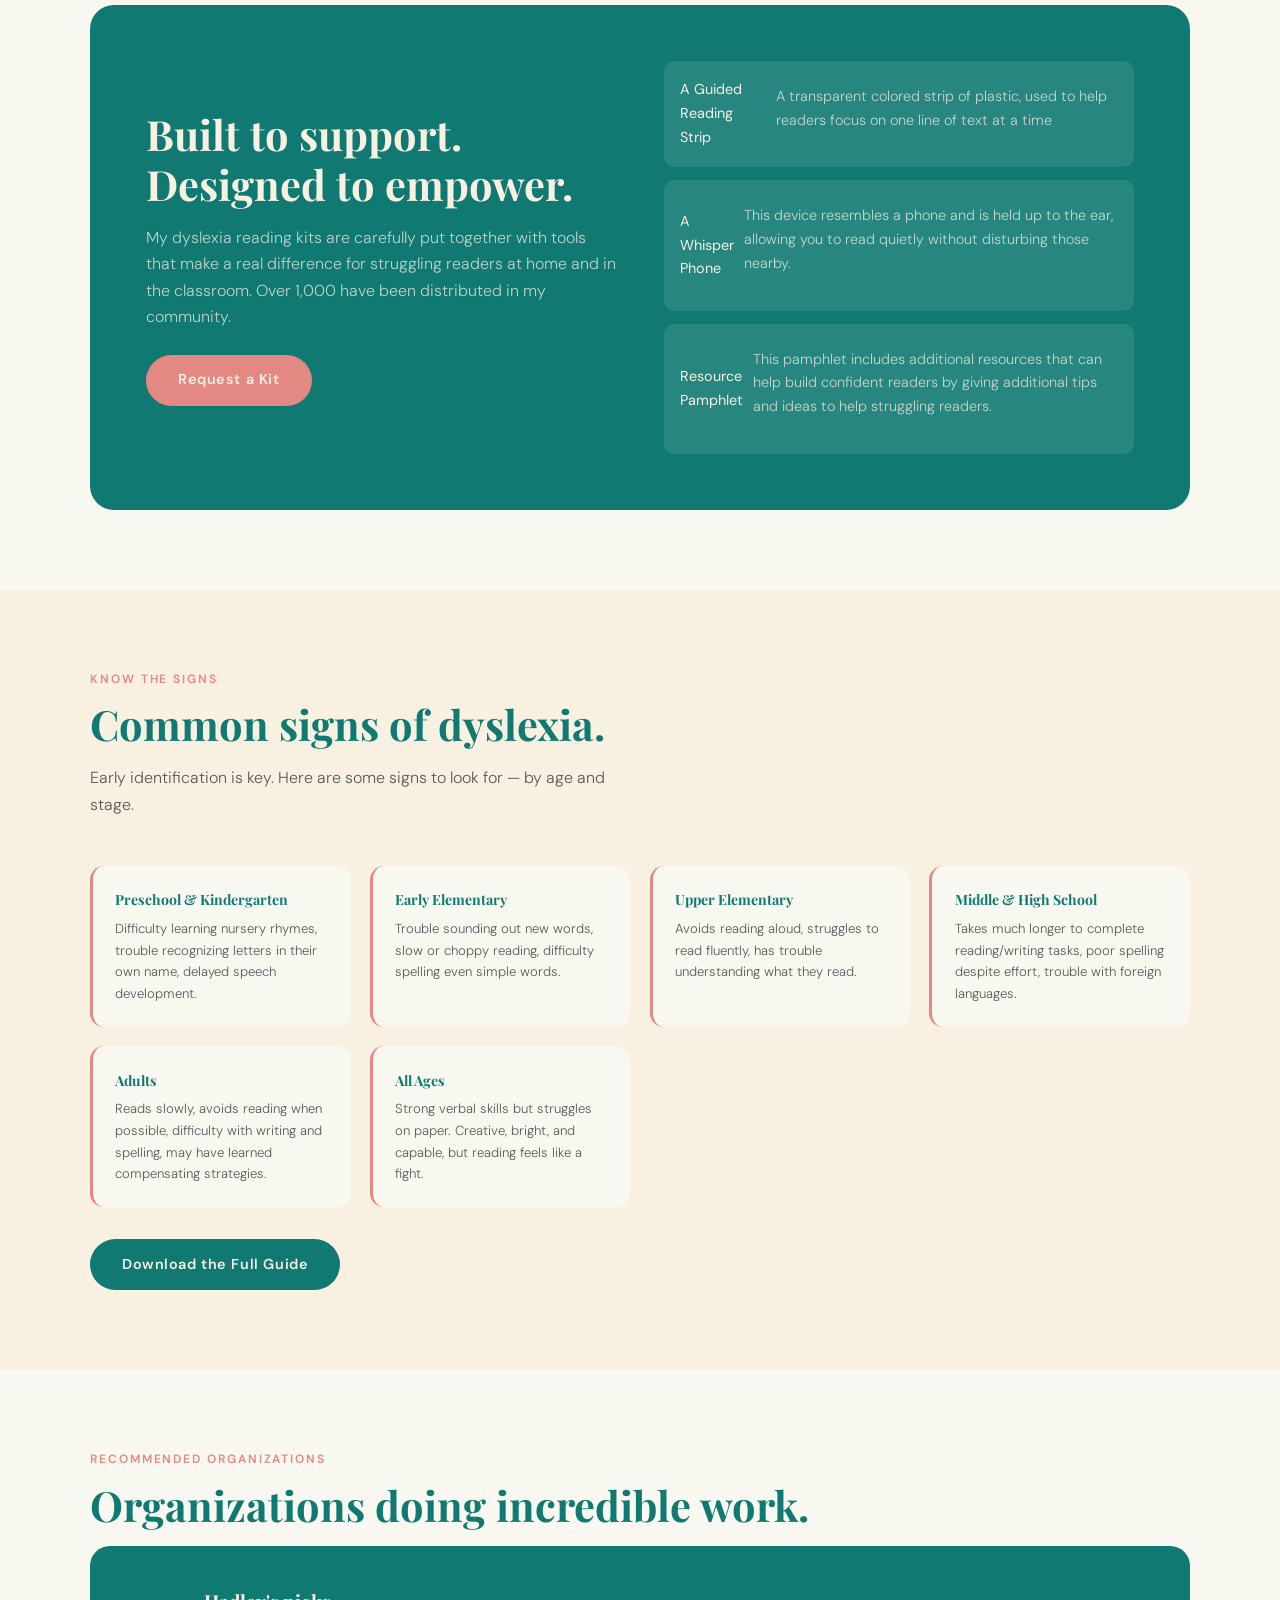
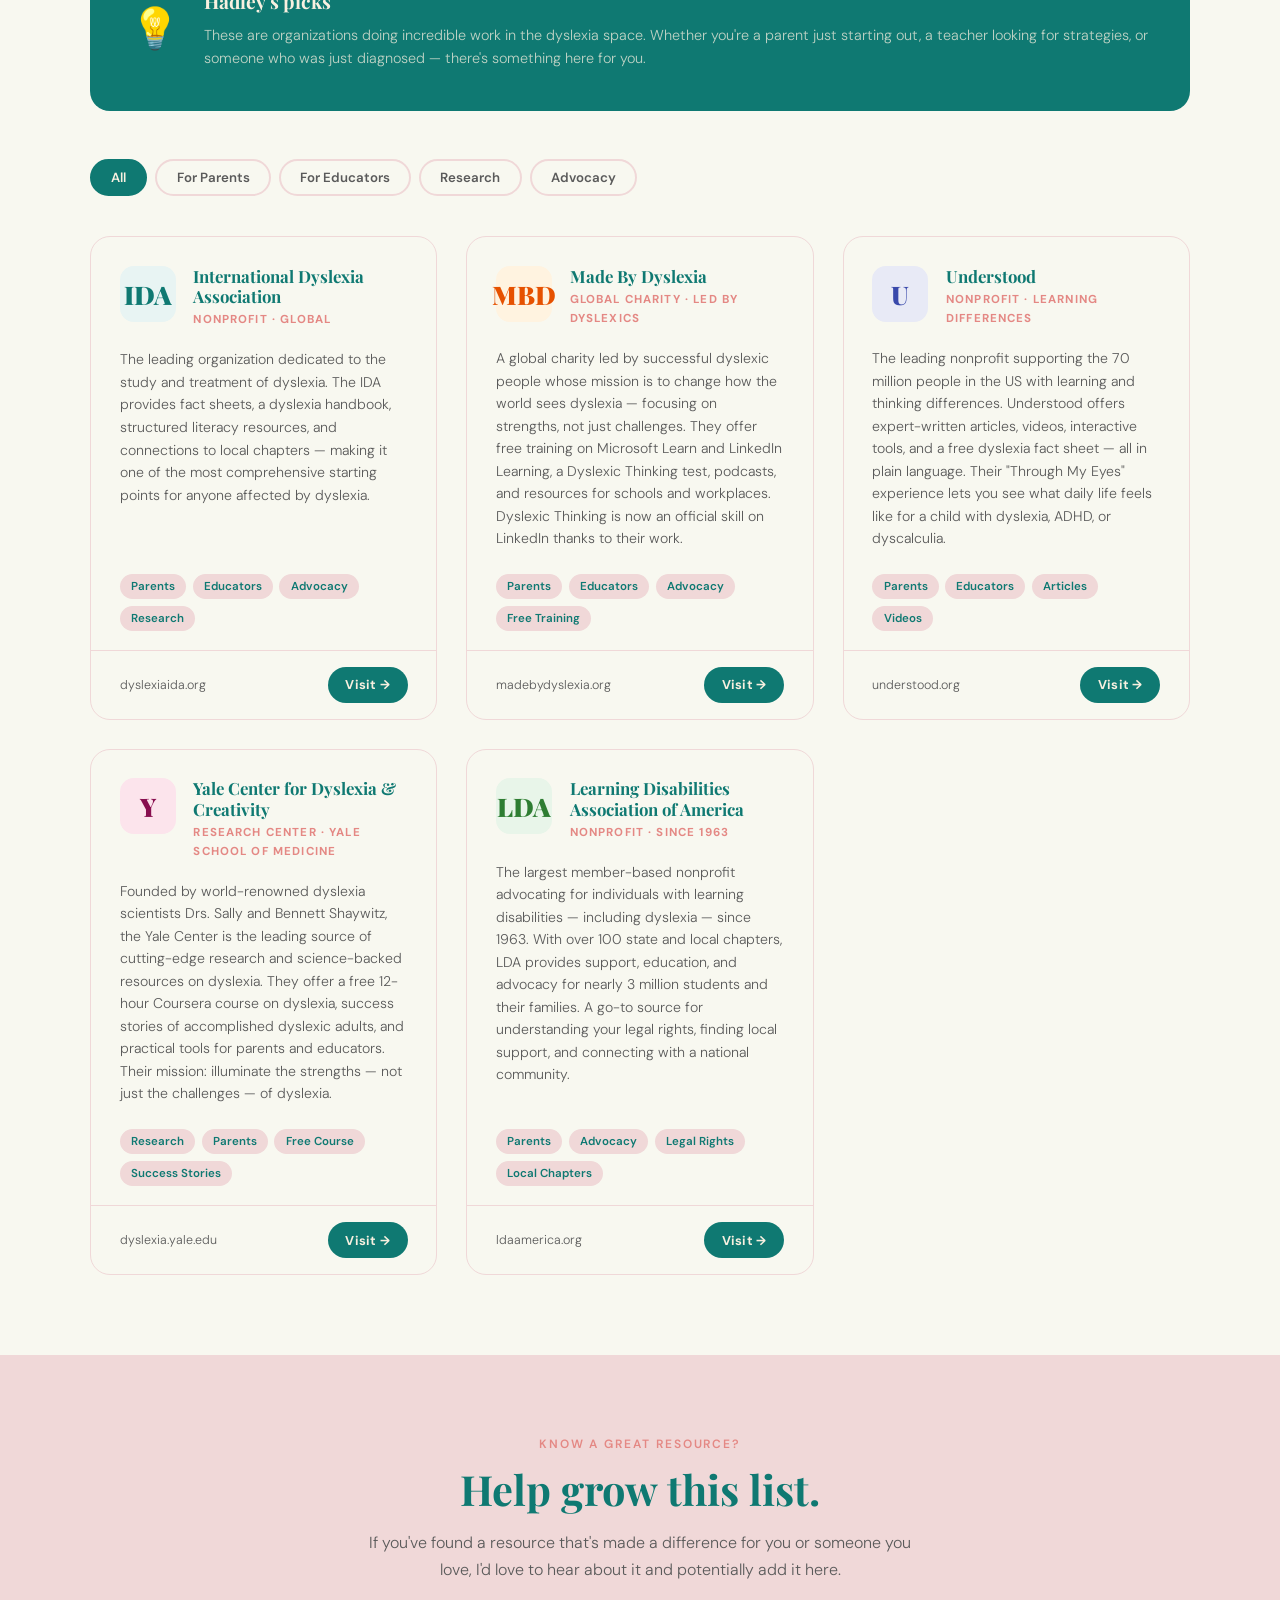
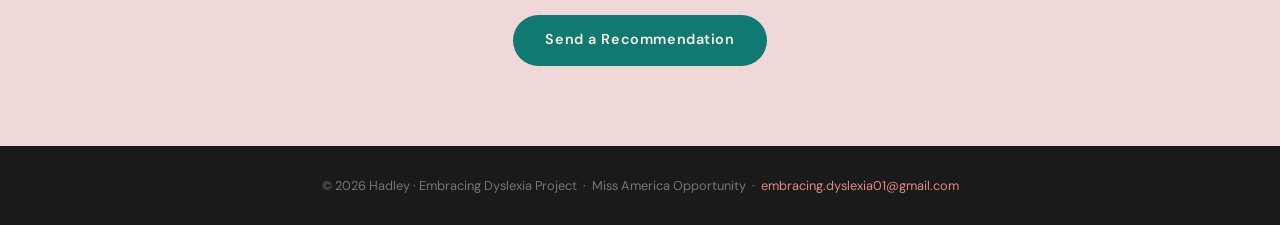
<file: pages/resources.html>
<!DOCTYPE html>
<html lang="en">
<head>
  <meta charset="UTF-8" />
  <meta name="viewport" content="width=device-width, initial-scale=1.0" />
  <title>Resources — Embracing Dyslexia Project</title>
  <link rel="stylesheet" href="../css/style.css" />
  <style>
    .resource-grid { display: grid; grid-template-columns: repeat(auto-fill, minmax(300px,1fr)); gap: 1.5rem; }
    .resource-card {
      background: var(--blush);
      border-radius: 16px;
      padding: 1.8rem;
      display: flex; flex-direction: column; gap: 0.8rem;
      transition: transform 0.2s;
    }
    .resource-card:hover { transform: translateY(-3px); }
    .resource-card .tag {
      font-size: 0.72rem; font-weight: 700;
      letter-spacing: 0.12em; text-transform: uppercase;
      color: var(--rose);
    }
    .resource-card p { font-size: 0.9rem; color: var(--muted); font-weight: 300; flex: 1; }
    .resource-card a.resource-link {
      display: inline-block;
      font-size: 0.83rem; font-weight: 600;
      color: var(--teal); text-decoration: none;
    }
    .resource-card a.resource-link:hover { text-decoration: underline; }

    .kit-section {
      background: var(--teal);
      color: var(--cream);
      border-radius: 24px;
      padding: 3.5rem;
      display: grid;
      grid-template-columns: 1fr 1fr;
      gap: 3rem;
      align-items: center;
      margin-top: 1rem;
    }
    .kit-section h2 { color: var(--cream); }
    .kit-section p { color: rgba(248,240,224,0.75); font-weight: 300; margin-top: 0.8rem; margin-bottom: 1.5rem; }
    .kit-items { list-style: none; display: flex; flex-direction: column; gap: 0.8rem; }
    .kit-items li {
      background: rgba(255,255,255,0.1);
      border-radius: 10px;
      padding: 0.7rem 1rem;
      font-size: 0.9rem;
      display: flex; align-items: center; gap: 0.6rem;
    }

    .warning-grid { display: grid; grid-template-columns: repeat(auto-fill, minmax(240px,1fr)); gap: 1.2rem; }
    .warning-card {
      background: var(--ivory);
      border-radius: 14px;
      padding: 1.4rem;
      border-left: 3px solid var(--rose);
    }
    .warning-card h4 { font-size: 0.88rem; color: var(--teal); margin-bottom: 0.4rem; font-family: 'Playfair Display', serif; }
    .warning-card p { font-size: 0.82rem; color: var(--muted); font-weight: 300; }

    /* ─── FILTER TABS ─── */
    .filter-bar {
      display: flex; gap: 0.5rem; flex-wrap: wrap;
      margin-bottom: 2.5rem;
    }
    .filter-btn {
      padding: 0.5rem 1.2rem;
      border-radius: 100px;
      border: 2px solid var(--blush);
      background: transparent;
      font-family: 'DM Sans', sans-serif;
      font-size: 0.83rem; font-weight: 600;
      color: var(--muted);
      cursor: pointer;
      transition: all 0.2s;
    }
    .filter-btn:hover { border-color: var(--teal); color: var(--teal); }
    .filter-btn.active { background: var(--teal); border-color: var(--teal); color: var(--cream); }

    /* ─── ORG CARDS ─── */
    .org-grid {
      display: grid;
      grid-template-columns: repeat(auto-fill, minmax(320px, 1fr));
      gap: 1.8rem;
    }

    .org-card {
      background: var(--ivory);
      border-radius: 20px;
      overflow: hidden;
      border: 1.5px solid var(--blush);
      display: flex;
      flex-direction: column;
      transition: transform 0.2s, box-shadow 0.2s;
    }
    .org-card:hover {
      transform: translateY(-4px);
      box-shadow: 0 12px 32px rgba(15,121,114,0.1);
    }

    .org-card-top {
      padding: 1.8rem 1.8rem 1.2rem;
      display: flex;
      align-items: flex-start;
      gap: 1.1rem;
    }

    .org-logo {
      width: 56px; height: 56px;
      border-radius: 14px;
      display: flex; align-items: center; justify-content: center;
      font-size: 1.6rem;
      flex-shrink: 0;
      font-weight: 900;
      font-family: 'Playfair Display', serif;
    }

    .org-meta { flex: 1; }
    .org-name {
      font-family: 'Playfair Display', serif;
      font-size: 1.05rem;
      color: var(--teal);
      font-weight: 700;
      line-height: 1.2;
      margin-bottom: 0.25rem;
    }
    .org-type {
      font-size: 0.72rem;
      font-weight: 700;
      letter-spacing: 0.1em;
      text-transform: uppercase;
      color: var(--rose);
    }

    .org-desc {
      padding: 0 1.8rem 1.5rem;
      font-size: 0.88rem;
      color: var(--muted);
      font-weight: 300;
      line-height: 1.6;
      flex: 1;
    }

    .org-tags {
      padding: 0 1.8rem 1.2rem;
      display: flex; flex-wrap: wrap; gap: 0.4rem;
    }
    .org-tag {
      background: var(--blush);
      color: var(--teal);
      border-radius: 100px;
      padding: 0.2rem 0.7rem;
      font-size: 0.72rem;
      font-weight: 600;
    }

    .org-footer {
      border-top: 1px solid var(--blush);
      padding: 1rem 1.8rem;
      display: flex;
      align-items: center;
      justify-content: space-between;
    }
    .org-footer span {
      font-size: 0.78rem;
      color: var(--muted);
      font-weight: 300;
    }
    .org-link {
      display: inline-flex; align-items: center; gap: 0.3rem;
      background: var(--teal);
      color: var(--cream);
      font-size: 0.8rem;
      font-weight: 700;
      padding: 0.45rem 1.1rem;
      border-radius: 100px;
      text-decoration: none;
      transition: background 0.2s;
      letter-spacing: 0.02em;
    }
    .org-link:hover { background: var(--teal-dk); }

    /* ─── HIDDEN CARDS ─── */
    .org-card[data-hidden="true"] { display: none; }

    /* ─── INTRO BANNER ─── */
    .intro-banner {
      background: var(--teal);
      color: var(--cream);
      border-radius: 20px;
      padding: 2.5rem;
      margin-bottom: 3rem;
      display: flex;
      align-items: center;
      gap: 1.5rem;
    }
    .intro-banner .icon { font-size: 2.5rem; flex-shrink: 0; }
    .intro-banner h3 {
      font-family: 'Playfair Display', serif;
      font-size: 1.2rem;
      color: var(--cream);
      margin-bottom: 0.4rem;
    }
    .intro-banner p { font-size: 0.9rem; color: rgba(248,240,224,0.75); font-weight: 300; }

    @media (max-width: 700px) {
      .kit-section { grid-template-columns: 1fr; }
    }
    @media (max-width: 600px) {
      .org-grid { grid-template-columns: 1fr; }
      .intro-banner { flex-direction: column; text-align: center; }
    }
  </style>
</head>
<body>

  <nav>
    <a class="nav-logo" href="../index.html">Embracing Dyslexia Project</a>
    <ul class="nav-links">
      <li><a href="../index.html">Home</a></li>
      <li><a href="about.html">About</a></li>
      <li><a href="resources.html" class="active">Resources</a></li>
      <li><a href="media.html">Media</a></li>
      <li><a href="contact.html">Contact</a></li>
    </ul>
  </nav>

  <div class="page-hero">
    <div class="container">
      <span class="section-label">Resources</span>
      <h1>Tools for <em>every</em> reader.</h1>
      <p>Whether you're a parent, teacher, or someone navigating dyslexia yourself, everything here is free and made to help.</p>
    </div>
  </div>

  <!-- GUIDES -->
  <section>
    <div class="container">
      <span class="section-label">Guides & Downloads</span>
      <h2>Free resources.</h2>
      <p class="section-intro">Printable guides and visual tools you can use right away.</p>
      <div class="resource-grid">
        <div class="resource-card">
          <span class="tag">Warning Signs</span>
          <h3>Signs of Dyslexia by Age</h3>
          <p>A printable guide covering the early warning signs of dyslexia from preschool through adulthood. A must for every teacher and parent.</p>
          <a class="resource-link" href="https://drive.google.com/file/d/1pKPkSdBBsDubqdAnACrVZSFYDV513KN3/view?usp=sharing" target="_blank">Download the PDF →</a>
        </div>
        <div class="resource-card">
          <span class="tag">Education</span>
          <h3>Understanding Dyslexia</h3>
          <p>An accessible, visual guide to what dyslexia actually is — debunking common myths and building real, compassionate understanding.</p>
          <a class="resource-link" href="https://understanding-dyslexia.my.canva.site/" target="_blank">Read the guide →</a>
        </div>
        <div class="resource-card">
          <span class="tag">Support</span>
          <h3>How to Support Others with Dyslexia</h3>
          <p>Practical, actionable strategies for family members, educators, and friends who want to meaningfully support someone with dyslexia.</p>
          <a class="resource-link" href="https://understanding-dyslexia.my.canva.site/how-to-support-others-with-dyslexia" target="_blank">Read the guide →</a>
        </div>
        <div class="resource-card">
          <span class="tag">Watch</span>
          <h3>Embracing Dyslexia YouTube</h3>
          <p>My YouTube channel is dedicated to dyslexia education — personal stories, tips, and tools to help build confidence for learners and families.</p>
          <a class="resource-link" href="https://www.youtube.com/channel/UCCdyasAPVzFI2F5M3LvDJuw?sub_confirmation=1" target="_blank">Watch & Subscribe →</a>
        </div>
        <div class="resource-card">
          <span class="tag">Connect</span>
          <h3>Request Reading Kits or Trainings About Dyslexia </h3>
          <p>Interested in getting my dyslexia reading kits in your school or community? Want me to come educate students and teachers about dyslexia? I love any and every opportunity to educate people about dyslexia. Reach out and let's connect!</p>
          <a class="resource-link" href="contact.html">Contact me →</a>
        </div>
        <div class="resource-card">
          <span class="tag">Community</span>
          <h3>Follow on Instagram</h3>
          <p>Stay up to date with the latest resources, advocacy tips, and behind-the-scenes moments from my journey.</p>
          <a class="resource-link" href="https://instagram.com/embracing.dyslexia" target="_blank">@embracing.dyslexia →</a>
        </div>
      </div>
    </div>
  </section>

  <!-- READING KIT -->
  <section style="background: var(--ivory);">
    <div class="container">
      <span class="section-label">Dyslexia Reading Kits</span>
      <h2>What's in a reading kit?</h2>
      <div class="kit-section">
        <div>
          <h2>Built to support. Designed to empower.</h2>
          <p>My dyslexia reading kits are carefully put together with tools that make a real difference for struggling readers at home and in the classroom. Over 1,000 have been distributed in my community.</p>
          <a class="btn" style="background: var(--rose); border-color: var(--rose);" href="contact.html">Request a Kit</a>
        </div>
        <ul class="kit-items">
          <li>A Guided Reading Strip
            <p>A transparent colored strip of plastic, used to help readers focus on one line of text at a time</p>
          </li>
          <li>A Whisper Phone
            <p>This device resembles a phone and is held up to the ear, allowing you to read quietly without disturbing those nearby.</p>
          </li>
          <li>Resource Pamphlet
            <p>This pamphlet includes additional resources that can help build confident readers by giving additional tips and ideas to help struggling readers.</p>
          </li>
        </ul>
      </div>
    </div>
  </section>

  <!-- WARNING SIGNS -->
  <section>
    <div class="container">
      <span class="section-label">Know the Signs</span>
      <h2>Common signs of dyslexia.</h2>
      <p class="section-intro">Early identification is key. Here are some signs to look for — by age and stage.</p>
      <div class="warning-grid">
        <div class="warning-card">
          <h4>Preschool & Kindergarten</h4>
          <p>Difficulty learning nursery rhymes, trouble recognizing letters in their own name, delayed speech development.</p>
        </div>
        <div class="warning-card">
          <h4>Early Elementary</h4>
          <p>Trouble sounding out new words, slow or choppy reading, difficulty spelling even simple words.</p>
        </div>
        <div class="warning-card">
          <h4>Upper Elementary</h4>
          <p>Avoids reading aloud, struggles to read fluently, has trouble understanding what they read.</p>
        </div>
        <div class="warning-card">
          <h4>Middle & High School</h4>
          <p>Takes much longer to complete reading/writing tasks, poor spelling despite effort, trouble with foreign languages.</p>
        </div>
        <div class="warning-card">
          <h4>Adults</h4>
          <p>Reads slowly, avoids reading when possible, difficulty with writing and spelling, may have learned compensating strategies.</p>
        </div>
        <div class="warning-card">
          <h4>All Ages</h4>
          <p>Strong verbal skills but struggles on paper. Creative, bright, and capable, but reading feels like a fight.</p>
        </div>
      </div>
      <div style="margin-top: 2rem;">
        <a class="btn" href="https://drive.google.com/file/d/1pKPkSdBBsDubqdAnACrVZSFYDV513KN3/view?usp=sharing" target="_blank">Download the Full Guide</a>
      </div>
    </div>
  </section>

  <!-- ORGANIZATIONS -->
  <section style="background: var(--ivory);">
    <div class="container">
      <span class="section-label">Recommended Organizations</span>
      <h2>Organizations doing incredible work.</h2>

      <div class="intro-banner">
        <div class="icon">💡</div>
        <div>
          <h3>Hadley's picks</h3>
          <p>These are organizations doing incredible work in the dyslexia space. Whether you're a parent just starting out, a teacher looking for strategies, or someone who was just diagnosed — there's something here for you.</p>
        </div>
      </div>

      <!-- FILTER -->
      <div class="filter-bar">
        <button class="filter-btn active" onclick="filterCards('all', this)">All</button>
        <button class="filter-btn" onclick="filterCards('parents', this)">For Parents</button>
        <button class="filter-btn" onclick="filterCards('educators', this)">For Educators</button>
        <button class="filter-btn" onclick="filterCards('research', this)">Research</button>
        <button class="filter-btn" onclick="filterCards('advocacy', this)">Advocacy</button>
      </div>

      <!-- ORG CARDS -->
      <div class="org-grid" id="orgGrid">

        <!-- IDA -->
        <div class="org-card" data-tags="parents educators advocacy research">
          <div class="org-card-top">
            <div class="org-logo" style="background: #e8f4f3; color: var(--teal);">IDA</div>
            <div class="org-meta">
              <div class="org-name">International Dyslexia Association</div>
              <div class="org-type">Nonprofit · Global</div>
            </div>
          </div>
          <p class="org-desc">The leading organization dedicated to the study and treatment of dyslexia. The IDA provides fact sheets, a dyslexia handbook, structured literacy resources, and connections to local chapters — making it one of the most comprehensive starting points for anyone affected by dyslexia.</p>
          <div class="org-tags">
            <span class="org-tag">Parents</span>
            <span class="org-tag">Educators</span>
            <span class="org-tag">Advocacy</span>
            <span class="org-tag">Research</span>
          </div>
          <div class="org-footer">
            <span>dyslexiaida.org</span>
            <a class="org-link" href="https://dyslexiaida.org/" target="_blank">Visit →</a>
          </div>
        </div>

        <!-- Made By Dyslexia -->
        <div class="org-card" data-tags="parents educators advocacy">
          <div class="org-card-top">
            <div class="org-logo" style="background: #fff3e0; color: #e65100;">MBD</div>
            <div class="org-meta">
              <div class="org-name">Made By Dyslexia</div>
              <div class="org-type">Global Charity · Led by Dyslexics</div>
            </div>
          </div>
          <p class="org-desc">A global charity led by successful dyslexic people whose mission is to change how the world sees dyslexia — focusing on strengths, not just challenges. They offer free training on Microsoft Learn and LinkedIn Learning, a Dyslexic Thinking test, podcasts, and resources for schools and workplaces. Dyslexic Thinking is now an official skill on LinkedIn thanks to their work.</p>
          <div class="org-tags">
            <span class="org-tag">Parents</span>
            <span class="org-tag">Educators</span>
            <span class="org-tag">Advocacy</span>
            <span class="org-tag">Free Training</span>
          </div>
          <div class="org-footer">
            <span>madebydyslexia.org</span>
            <a class="org-link" href="https://www.madebydyslexia.org/" target="_blank">Visit →</a>
          </div>
        </div>

        <!-- Understood -->
        <div class="org-card" data-tags="parents educators">
          <div class="org-card-top">
            <div class="org-logo" style="background: #e8eaf6; color: #3949ab;">U</div>
            <div class="org-meta">
              <div class="org-name">Understood</div>
              <div class="org-type">Nonprofit · Learning Differences</div>
            </div>
          </div>
          <p class="org-desc">The leading nonprofit supporting the 70 million people in the US with learning and thinking differences. Understood offers expert-written articles, videos, interactive tools, and a free dyslexia fact sheet — all in plain language. Their "Through My Eyes" experience lets you see what daily life feels like for a child with dyslexia, ADHD, or dyscalculia.</p>
          <div class="org-tags">
            <span class="org-tag">Parents</span>
            <span class="org-tag">Educators</span>
            <span class="org-tag">Articles</span>
            <span class="org-tag">Videos</span>
          </div>
          <div class="org-footer">
            <span>understood.org</span>
            <a class="org-link" href="https://www.understood.org/en/topics/dyslexia" target="_blank">Visit →</a>
          </div>
        </div>

        <!-- Yale -->
        <div class="org-card" data-tags="research parents educators">
          <div class="org-card-top">
            <div class="org-logo" style="background: #fce4ec; color: #880e4f;">Y</div>
            <div class="org-meta">
              <div class="org-name">Yale Center for Dyslexia & Creativity</div>
              <div class="org-type">Research Center · Yale School of Medicine</div>
            </div>
          </div>
          <p class="org-desc">Founded by world-renowned dyslexia scientists Drs. Sally and Bennett Shaywitz, the Yale Center is the leading source of cutting-edge research and science-backed resources on dyslexia. They offer a free 12-hour Coursera course on dyslexia, success stories of accomplished dyslexic adults, and practical tools for parents and educators. Their mission: illuminate the strengths — not just the challenges — of dyslexia.</p>
          <div class="org-tags">
            <span class="org-tag">Research</span>
            <span class="org-tag">Parents</span>
            <span class="org-tag">Free Course</span>
            <span class="org-tag">Success Stories</span>
          </div>
          <div class="org-footer">
            <span>dyslexia.yale.edu</span>
            <a class="org-link" href="https://dyslexia.yale.edu/" target="_blank">Visit →</a>
          </div>
        </div>

        <!-- LDA -->
        <div class="org-card" data-tags="parents advocacy educators">
          <div class="org-card-top">
            <div class="org-logo" style="background: #e8f5e9; color: #2e7d32;">LDA</div>
            <div class="org-meta">
              <div class="org-name">Learning Disabilities Association of America</div>
              <div class="org-type">Nonprofit · Since 1963</div>
            </div>
          </div>
          <p class="org-desc">The largest member-based nonprofit advocating for individuals with learning disabilities — including dyslexia — since 1963. With over 100 state and local chapters, LDA provides support, education, and advocacy for nearly 3 million students and their families. A go-to source for understanding your legal rights, finding local support, and connecting with a national community.</p>
          <div class="org-tags">
            <span class="org-tag">Parents</span>
            <span class="org-tag">Advocacy</span>
            <span class="org-tag">Legal Rights</span>
            <span class="org-tag">Local Chapters</span>
          </div>
          <div class="org-footer">
            <span>ldaamerica.org</span>
            <a class="org-link" href="https://ldaamerica.org/disabilities/dyslexia/" target="_blank">Visit →</a>
          </div>
        </div>

      </div>
    </div>
  </section>

  <!-- SUGGEST A RESOURCE -->
  <section style="background: var(--blush); text-align: center;">
    <div class="container" style="max-width: 620px;">
      <span class="section-label">Know a great resource?</span>
      <h2>Help grow this list.</h2>
      <p class="section-intro" style="margin: 0 auto 2rem;">If you've found a resource that's made a difference for you or someone you love, I'd love to hear about it and potentially add it here.</p>
      <a class="btn" href="contact.html">Send a Recommendation</a>
    </div>
  </section>

  <footer>
    <p>© 2026 Hadley · Embracing Dyslexia Project &nbsp;·&nbsp; Miss America Opportunity &nbsp;·&nbsp; <a href="mailto:embracing.dyslexia01@gmail.com">embracing.dyslexia01@gmail.com</a></p>
  </footer>

  <script>
    function filterCards(tag, btn) {
      document.querySelectorAll('.filter-btn').forEach(b => b.classList.remove('active'));
      btn.classList.add('active');
      document.querySelectorAll('.org-card').forEach(card => {
        if (tag === 'all') {
          card.style.display = '';
        } else {
          const tags = card.getAttribute('data-tags') || '';
          card.style.display = tags.includes(tag) ? '' : 'none';
        }
      });
    }
  </script>

</body>
</html>
</file>
<file: css/style.css>
@import url('https://fonts.googleapis.com/css2?family=Playfair+Display:ital,wght@0,700;0,900;1,700&family=DM+Sans:wght@300;400;500;600&display=swap');

*, *::before, *::after { box-sizing: border-box; margin: 0; padding: 0; }

:root {
  --cream:   #F8F0E0;
  --teal:    #0F7972;
  --teal-dk: #0a5e58;
  --rose:    #E48884;
  --blush:   #F0D8D8;
  --ivory:   #F8F8F0;
  --ink:     #1A1A1A;
  --muted:   #5A5A5A;
}

html { scroll-behavior: smooth; }

body {
  font-family: 'DM Sans', sans-serif;
  background: var(--cream);
  color: var(--ink);
  line-height: 1.65;
}

/* ─── NAV ─── */
nav {
  position: fixed; top: 0; left: 0; right: 0; z-index: 100;
  display: flex; align-items: center; justify-content: space-between;
  padding: 1rem 2.5rem;
  background: var(--cream);
  border-bottom: 1.5px solid var(--blush);
}
.nav-logo {
  font-family: 'Playfair Display', serif;
  font-size: 1.15rem;
  color: var(--teal);
  font-weight: 700;
  text-decoration: none;
}
.nav-links { display: flex; gap: 2rem; list-style: none; }
.nav-links a {
  font-size: 0.88rem;
  font-weight: 500;
  color: var(--muted);
  text-decoration: none;
  letter-spacing: 0.04em;
  text-transform: uppercase;
  transition: color 0.2s;
}
.nav-links a:hover,
.nav-links a.active { color: var(--teal); }

/* ─── SHARED UTILITIES ─── */
.container { max-width: 1100px; margin: 0 auto; }

section { padding: 5rem 2.5rem; }

.section-label {
  font-size: 0.75rem;
  font-weight: 600;
  letter-spacing: 0.16em;
  text-transform: uppercase;
  color: var(--rose);
  margin-bottom: 0.6rem;
  display: block;
}

h1 {
  font-family: 'Playfair Display', serif;
  font-size: clamp(2.6rem, 6vw, 4.2rem);
  line-height: 1.1;
  color: var(--teal);
  font-weight: 900;
  margin-bottom: 1.5rem;
}
h1 em { font-style: italic; color: var(--rose); }

h2 {
  font-family: 'Playfair Display', serif;
  font-size: clamp(1.8rem, 3.5vw, 2.6rem);
  color: var(--teal);
  font-weight: 700;
  margin-bottom: 1rem;
  line-height: 1.2;
}

h3 {
  font-family: 'Playfair Display', serif;
  font-size: 1.15rem;
  color: var(--teal);
  margin-bottom: 0.5rem;
}

.section-intro {
  color: var(--muted);
  max-width: 560px;
  font-size: 1rem;
  margin-bottom: 3rem;
  font-weight: 300;
}

/* ─── BUTTONS ─── */
.btn {
  display: inline-block;
  background: var(--teal);
  color: var(--cream);
  font-weight: 600;
  font-size: 0.9rem;
  letter-spacing: 0.04em;
  padding: 0.85rem 2rem;
  border-radius: 100px;
  text-decoration: none;
  transition: background 0.2s, transform 0.15s;
}
.btn:hover { background: var(--teal-dk); transform: translateY(-1px); }

.btn-ghost {
  background: transparent;
  color: var(--teal);
  border: 2px solid var(--teal);
  margin-left: 0.8rem;
}
.btn-ghost:hover { background: var(--blush); transform: translateY(-1px); }

.btn-rose {
  background: var(--rose);
  color: var(--cream);
  margin-left: 0;
}
.btn-rose:hover { background: #d4706c; }

/* ─── PAGE HERO (inner pages) ─── */
.page-hero {
  padding: 10rem 2.5rem 5rem;
  background: var(--ivory);
  border-bottom: 1.5px solid var(--blush);
}
.page-hero .section-label { margin-bottom: 0.8rem; }
.page-hero p {
  color: var(--muted);
  max-width: 540px;
  font-weight: 300;
  font-size: 1.05rem;
  margin-top: 0.8rem;
}

/* ─── PILLS ─── */
.pill-row { display: flex; flex-wrap: wrap; gap: 0.6rem; margin-top: 1.8rem; }
.pill {
  background: var(--blush);
  color: var(--teal);
  border-radius: 100px;
  padding: 0.35rem 1rem;
  font-size: 0.82rem;
  font-weight: 600;
}

/* ─── STATS BANNER ─── */
.stats-banner {
  background: var(--teal);
  color: var(--cream);
  padding: 4rem 2.5rem;
}
.stats-grid {
  display: grid;
  grid-template-columns: repeat(3,1fr);
  gap: 2rem;
  max-width: 900px;
  margin: 0 auto;
  text-align: center;
}
.stat-num {
  font-family: 'Playfair Display', serif;
  font-size: 3rem;
  font-weight: 900;
  color: var(--cream);
  display: block;
}
.stat-label { font-size: 0.9rem; color: rgba(248,240,224,0.7); margin-top: 0.3rem; }

/* ─── FOOTER ─── */
footer {
  background: var(--ink);
  color: rgba(255,255,255,0.4);
  text-align: center;
  padding: 1.8rem 2rem;
  font-size: 0.8rem;
}
footer a { color: var(--rose); text-decoration: none; }

/* ─── RESPONSIVE ─── */
@media (max-width: 800px) {
  nav { padding: 1rem 1.2rem; }
  .nav-links { gap: 1.2rem; }
  .stats-grid { grid-template-columns: 1fr; gap: 2rem; }
}
@media (max-width: 500px) {
  .nav-links { display: none; }
  section { padding: 3.5rem 1.2rem; }
  .page-hero { padding: 8rem 1.2rem 3rem; }
}
</file>
